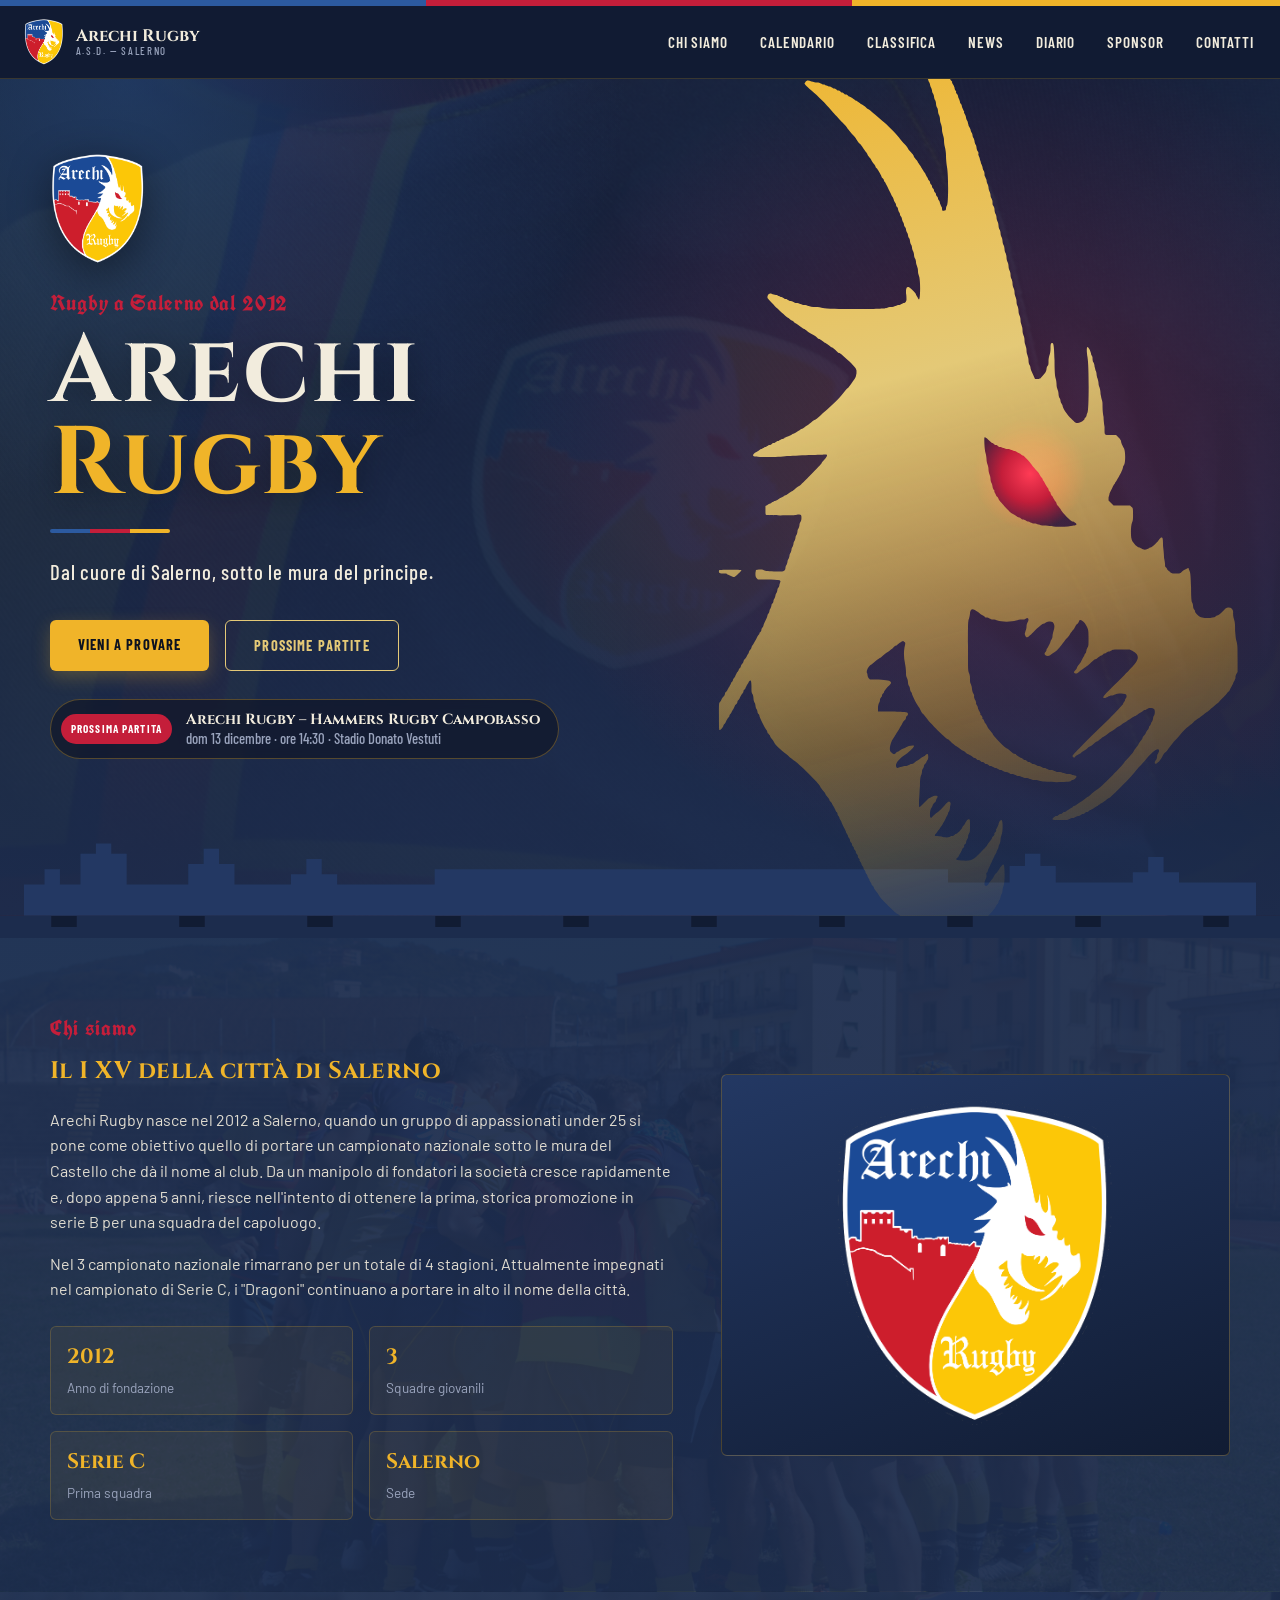
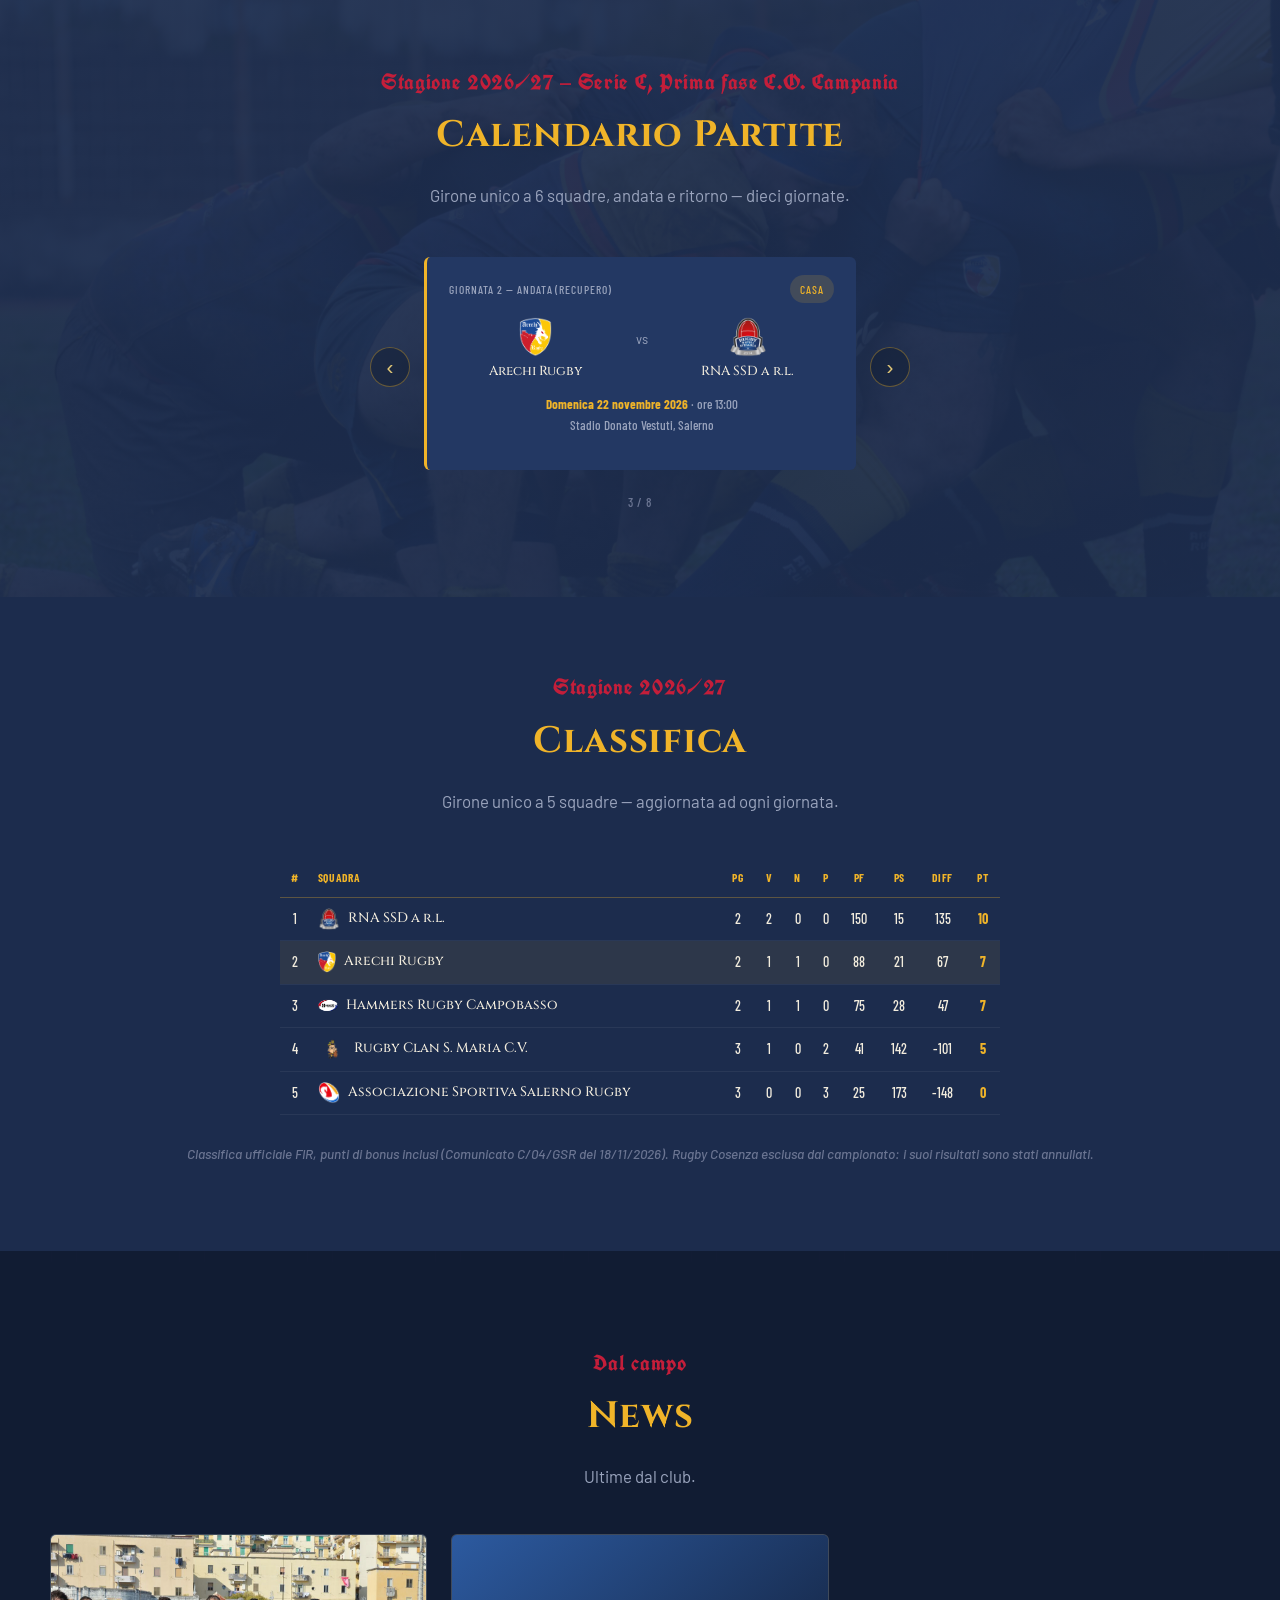
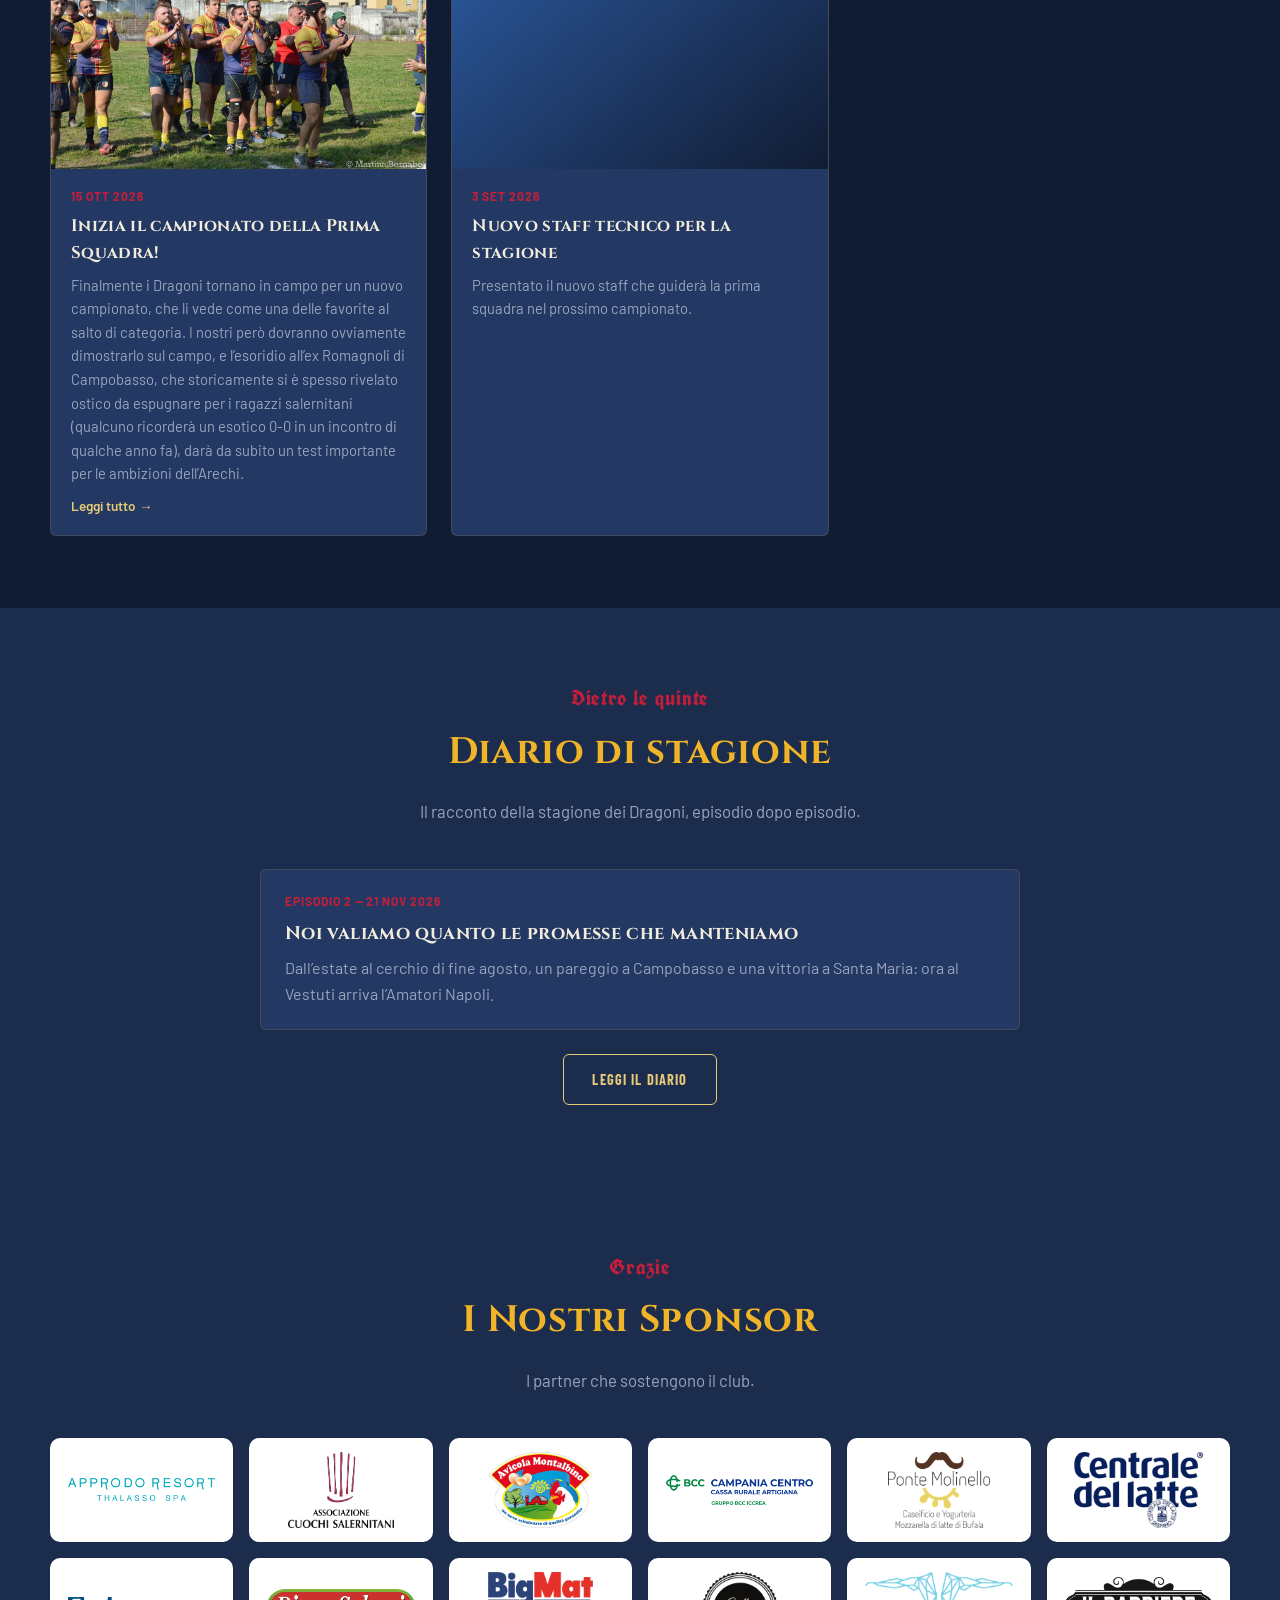
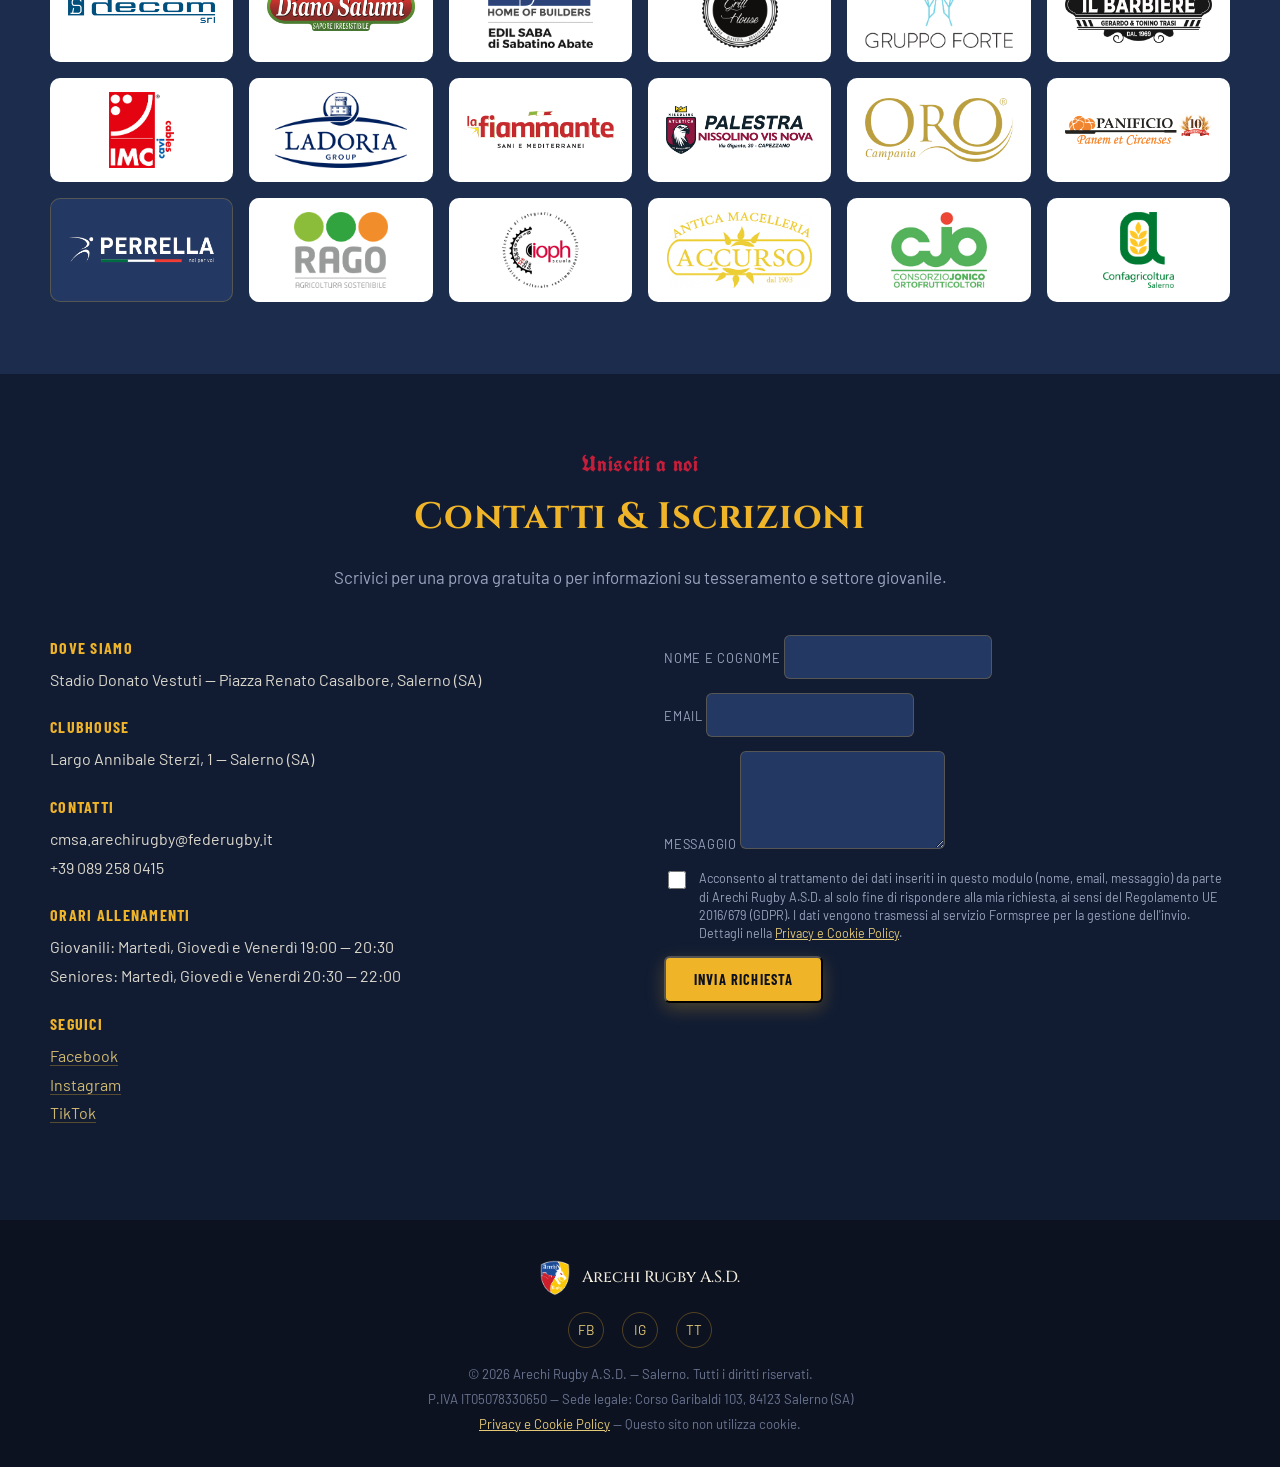
<file: index.html>
<!DOCTYPE html>
<html lang="it">
<head>
<meta charset="UTF-8">
<meta name="viewport" content="width=device-width, initial-scale=1.0">
<title>Arechi Rugby — Rugby Salerno | A.S.D. dal 2012, Stadio Donato Vestuti</title>
<meta name="description" content="Arechi Rugby: squadra di rugby a Salerno, Serie C. Partite casalinghe allo Stadio Donato Vestuti. Storia, squadra, calendario e tesseramenti per il settore giovanile e seniores.">
<meta name="robots" content="index, follow">
<meta name="keywords" content="rugby Salerno, Salerno rugby, Arechi Rugby, Stadio Vestuti, Stadio Donato Vestuti, rugby Campania, A.S.D. rugby Salerno">
<link rel="canonical" href="https://arechirugby.it/">
<link rel="icon" type="image/png" href="arechi-logo.png">
<link rel="apple-touch-icon" href="arechi-logo.png">

<!-- Open Graph -->
<meta property="og:type" content="website">
<meta property="og:site_name" content="Arechi Rugby">
<meta property="og:locale" content="it_IT">
<meta property="og:url" content="https://arechirugby.it/">
<meta property="og:title" content="Arechi Rugby — Rugby Salerno | A.S.D. dal 2012">
<meta property="og:description" content="Squadra di rugby a Salerno, Serie C. Partite casalinghe allo Stadio Donato Vestuti. Storia, squadra, calendario e tesseramenti.">
<meta property="og:image" content="https://arechirugby.it/arechi-logo.png">

<!-- Twitter Card -->
<meta name="twitter:card" content="summary">
<meta name="twitter:title" content="Arechi Rugby — Rugby Salerno">
<meta name="twitter:description" content="Squadra di rugby a Salerno, Serie C. Partite casalinghe allo Stadio Donato Vestuti.">
<meta name="twitter:image" content="https://arechirugby.it/arechi-logo.png">

<link href="fonts.css" rel="stylesheet">

<script type="application/ld+json">
{
  "@context": "https://schema.org",
  "@type": "SportsTeam",
  "name": "Arechi Rugby",
  "alternateName": "A.S.D. Arechi Rugby",
  "sport": "Rugby",
  "url": "https://arechirugby.it/",
  "logo": "https://arechirugby.it/arechi-logo.png",
  "foundingDate": "2012",
  "email": "cmsa.arechirugby@federugby.it",
  "telephone": "+39-089-258-0415",
  "address": {
    "@type": "PostalAddress",
    "streetAddress": "Corso Garibaldi 103",
    "addressLocality": "Salerno",
    "postalCode": "84123",
    "addressRegion": "SA",
    "addressCountry": "IT"
  },
  "location": {
    "@type": "StadiumOrArena",
    "name": "Stadio Donato Vestuti",
    "address": {
      "@type": "PostalAddress",
      "streetAddress": "Piazza Renato Casalbore",
      "addressLocality": "Salerno",
      "addressRegion": "SA",
      "addressCountry": "IT"
    }
  },
  "sameAs": [
    "https://www.facebook.com/arechirugby/",
    "https://www.instagram.com/arechirugby/",
    "https://www.tiktok.com/@arechirugby"
  ]
}
</script>
<style>
  :root{
    --navy:#111c33;
    --navy-2:#1c2c4d;
    --navy-3:#233863;
    --blue-crest:#2c5aa0;
    --red-crest:#c41e3a;
    --red-deep:#8f1526;
    --gold:#f0b429;
    --gold-soft:#e4c977;
    --parchment:#f2ecdd;
    --ink:#0d1220;
    --stone:#9aa4bd;
    --stone-dark:#6b7592;
    --radius:6px;
    --maxw:1180px;
  }
  *{box-sizing:border-box;}
  html{scroll-behavior:smooth;}
  body{
    margin:0;
    background:var(--navy);
    color:var(--parchment);
    font-family:'Barlow',sans-serif;
    font-size:16px;
    line-height:1.6;
    -webkit-font-smoothing:antialiased;
  }
  h1,h2,h3{
    font-family:'Cinzel',serif;
    letter-spacing:.02em;
    margin:0 0 .4em 0;
    color:var(--gold);
  }
  a{color:inherit;}
  img{max-width:100%;display:block;}
  .wrap{max-width:var(--maxw);margin:0 auto;padding:0 24px;}
  .eyebrow{
    font-family:'UnifrakturCook',cursive;
    font-size:1.4rem;
    color:var(--red-crest);
    letter-spacing:.03em;
    display:inline-block;
    margin-bottom:.3em;
  }
  :focus-visible{outline:3px solid var(--gold);outline-offset:3px;}

  /* ---- tri-color shield bar ---- */
  .shieldbar{
    height:6px;
    width:100%;
    background:linear-gradient(90deg,
      var(--blue-crest) 0 33.3%,
      var(--red-crest) 33.3% 66.6%,
      var(--gold) 66.6% 100%);
  }

  /* ---- header ---- */
  header{
    position:sticky;top:0;z-index:50;
    background:rgba(17,28,51,.94);
    backdrop-filter:blur(6px);
    border-bottom:1px solid rgba(240,180,41,.18);
  }
  .navrow{
    display:flex;align-items:center;justify-content:space-between;
    padding:12px 24px;
  }
  .brand{display:flex;align-items:center;gap:12px;text-decoration:none;}
  .brand img{height:48px;width:auto;}
  .brand-text{font-family:'Cinzel',serif;font-weight:700;color:var(--parchment);font-size:1.05rem;line-height:1.1;}
  .brand-text small{display:block;font-family:'Barlow Condensed',sans-serif;font-weight:500;font-size:.68rem;letter-spacing:.15em;color:var(--stone);text-transform:uppercase;}
  nav ul{list-style:none;display:flex;gap:28px;margin:0;padding:0;}
  nav a{
    text-decoration:none;color:var(--parchment);
    font-family:'Barlow Condensed',sans-serif;font-weight:600;
    font-size:.95rem;letter-spacing:.06em;text-transform:uppercase;
    padding:6px 2px;border-bottom:2px solid transparent;
    transition:border-color .2s, color .2s;
  }
  nav a:hover{border-color:var(--gold);color:var(--gold);}
  .menu-btn{display:none;background:none;border:1px solid var(--gold-soft);color:var(--gold-soft);padding:8px 10px;border-radius:var(--radius);cursor:pointer;}
  @media(max-width:860px){
    nav{position:fixed;top:76px;left:0;right:0;background:var(--navy-2);border-bottom:1px solid rgba(240,180,41,.2);
      max-height:0;overflow:hidden;transition:max-height .3s ease;}
    nav.open{max-height:400px;}
    nav ul{flex-direction:column;padding:16px 24px;gap:0;}
    nav ul li{border-bottom:1px solid rgba(255,255,255,.06);}
    nav a{display:block;padding:14px 4px;}
    .menu-btn{display:block;}
  }

  /* ---- hero ---- */
  .hero{
    position:relative;
    padding:72px 24px 0;
    min-height:min(calc(100svh - 76px),820px);
    display:flex;flex-direction:column;justify-content:flex-end;
    background:
      radial-gradient(ellipse 55% 70% at 78% 45%, rgba(196,30,58,.28), transparent 70%) center/auto no-repeat,
      radial-gradient(ellipse 60% 80% at 10% 0%, rgba(44,90,160,.42), transparent 65%) center/auto no-repeat,
      linear-gradient(180deg, rgba(17,28,51,.9) 0%, rgba(28,44,77,.97) 100%) center/auto no-repeat,
      url("Foto/Sfondo principale.jpg") center 30%/cover no-repeat;
    overflow:hidden;
  }
  .hero-inner{
    width:100%;min-width:0;max-width:var(--maxw);margin:0 auto;padding:0 0 64px;position:relative;z-index:2;
  }
  .hero-text{max-width:600px;}
  .hero img.crest{width:96px;margin:0 0 18px;filter:drop-shadow(0 10px 22px rgba(0,0,0,.45));}
  .hero h1{
    font-size:clamp(3rem,9vw,6rem);line-height:.95;margin-bottom:.2em;color:var(--parchment);
    text-shadow:0 6px 30px rgba(0,0,0,.35);
  }
  .hero h1 span{display:block;color:var(--gold);}
  .hero-rule{
    width:120px;height:4px;margin:6px 0 22px;border-radius:2px;
    background:linear-gradient(90deg,var(--blue-crest) 0 33.3%,var(--red-crest) 33.3% 66.6%,var(--gold) 66.6% 100%);
  }
  .hero p.tagline{
    font-family:'Barlow Condensed',sans-serif;font-weight:500;
    font-size:1.3rem;letter-spacing:.04em;color:var(--parchment);opacity:.85;
    max-width:520px;margin:0 0 32px;
  }
  .cta-row{display:flex;gap:16px;flex-wrap:wrap;margin-bottom:28px;}
  .next-match{
    display:inline-flex;align-items:center;gap:14px;text-decoration:none;max-width:100%;text-align:left;
    padding:10px 18px 10px 10px;border-radius:999px;
    background:rgba(13,18,32,.55);border:1px solid rgba(240,180,41,.3);
    backdrop-filter:blur(4px);transition:border-color .2s;
  }
  .next-match:hover{border-color:var(--gold);}
  .next-match[hidden]{display:none;}
  .next-match-label{
    font-family:'Barlow Condensed',sans-serif;font-weight:700;font-size:.7rem;letter-spacing:.1em;text-transform:uppercase;
    background:var(--red-crest);color:#fff;padding:6px 10px;border-radius:999px;white-space:nowrap;
  }
  .next-match-text{font-family:'Barlow Condensed',sans-serif;font-size:.92rem;line-height:1.3;color:var(--stone);}
  .next-match-text strong{display:block;font-family:'Cinzel',serif;font-size:.92rem;color:var(--parchment);}
  /* on mobile the names wrap, so the chip shows just the two crests (details are in the Calendario below) */
  .next-match-logos{display:none;align-items:center;gap:10px;font-family:'Barlow Condensed',sans-serif;font-size:.8rem;color:var(--stone);}
  .next-match-logos img{height:30px;width:auto;}
  @media(max-width:900px){
    .next-match{padding-right:16px;}
    .next-match-logos{display:inline-flex;}
    .next-match-text{display:none;}
  }

  /* the dragon from the crest, traced to dragone.svg and used as a mask so it can take any fill */
  .hero-dragon{
    position:absolute;z-index:1;right:max(2vw, calc(50% - 600px));bottom:-2%;
    height:108%;aspect-ratio:1044/1808;pointer-events:none;
    transform:translate3d(0,var(--py,0px),0);will-change:transform;
  }
  .hero-dragon-in{position:absolute;inset:0;animation:dragonIn 1.4s cubic-bezier(.2,.7,.2,1) both .15s;}
  .dragon-art{
    position:absolute;inset:0;
    background:linear-gradient(165deg,var(--gold) 0%,var(--gold-soft) 38%,rgba(240,180,41,.35) 72%,rgba(240,180,41,0) 96%);
    -webkit-mask:url("dragone.svg") center/contain no-repeat;
            mask:url("dragone.svg") center/contain no-repeat;
    filter:drop-shadow(0 0 40px rgba(240,180,41,.15));
  }
  /* sits behind the mask and shows through the eye hole, like the red eye on the crest */
  .dragon-eye{
    position:absolute;left:59.8%;top:49.2%;width:22%;aspect-ratio:1;transform:translate(-50%,-50%);
    border-radius:50%;
    background:radial-gradient(circle,#ff3b55 0%,var(--red-crest) 35%,rgba(196,30,58,0) 70%);
    animation:eyeGlow 3.6s ease-in-out infinite 1.6s;
  }
  .hero-text > *{animation:heroUp .9s cubic-bezier(.2,.7,.2,1) both;}
  .hero-text > :nth-child(2){animation-delay:.08s;}
  .hero-text > :nth-child(3){animation-delay:.16s;}
  .hero-text > :nth-child(4){animation-delay:.24s;}
  .hero-text > :nth-child(5){animation-delay:.32s;}
  .hero-text > :nth-child(6){animation-delay:.4s;}
  .hero-text > :nth-child(7){animation-delay:.48s;}
  @keyframes heroUp{from{opacity:0;transform:translateY(22px);}to{opacity:1;transform:none;}}
  @keyframes dragonIn{from{opacity:0;transform:translateX(60px) scale(.96);}to{opacity:1;transform:none;}}
  @keyframes eyeGlow{0%,100%{opacity:.75;}50%{opacity:1;}}

  @media(max-width:900px){
    .hero{text-align:center;padding-top:40px;}
    .hero-text{margin:0 auto;}
    /* on small screens the dragon replaces the crest above the title (the crest is already in the header),
       instead of sitting behind the text */
    .hero img.crest{display:none;}
    .hero-rule{margin-left:auto;margin-right:auto;}
    .hero p.tagline{margin-left:auto;margin-right:auto;}
    .cta-row{justify-content:center;}
    .hero-dragon{position:relative;right:auto;bottom:auto;height:min(30vh,220px);margin:0 auto 14px;transform:none;}
  }

  /* scroll reveal — classes added by the script, so without JS everything stays visible */
  .reveal{opacity:0;transform:translateY(26px);transition:opacity .8s ease,transform .8s cubic-bezier(.2,.7,.2,1);transition-delay:var(--rd,0s);}
  .reveal.in{opacity:1;transform:none;}
  .btn{
    display:inline-block;padding:13px 28px;border-radius:var(--radius);
    font-family:'Barlow Condensed',sans-serif;font-weight:700;text-transform:uppercase;
    letter-spacing:.08em;font-size:.9rem;text-decoration:none;
    transition:transform .15s ease, box-shadow .15s ease;
  }
  .btn:hover{transform:translateY(-2px);}
  .btn-primary{background:var(--gold);color:var(--ink);box-shadow:0 6px 18px rgba(240,180,41,.25);}
  .btn-ghost{border:1.5px solid var(--gold-soft);color:var(--gold-soft);}

  /* castle skyline silhouette at base of hero */
  .skyline{
    display:block;width:100%;height:auto;color:var(--navy-3);
  }

  /* battlement divider */
  .battlement{display:block;width:100%;height:22px;}

  /* ---- sections ---- */
  section{padding:72px 24px;}
  .section-head{max-width:640px;margin:0 auto 44px;text-align:center;}
  .section-head h2{font-size:clamp(1.7rem,4vw,2.3rem);}
  .section-head p{color:var(--stone);font-size:1.05rem;}

  .bg-navy2{background:var(--navy-2);}
  .bg-navy{background:var(--navy);}
  #chisiamo{
    background:
      linear-gradient(180deg, rgba(28,44,77,.94), rgba(28,44,77,.94)) center/auto no-repeat,
      url("Foto/DSC_0277.jpg") center 35%/cover no-repeat;
  }
  #calendario{
    background:
      linear-gradient(180deg, rgba(28,44,77,.94), rgba(28,44,77,.94)) center/auto no-repeat,
      url("Foto/DSC_0271.jpg") center 30%/cover no-repeat;
  }

  /* chi siamo */
  .chisiamo-grid{
    display:grid;grid-template-columns:1.1fr .9fr;gap:48px;align-items:center;
    max-width:var(--maxw);margin:0 auto;
  }
  .chisiamo-grid p{color:var(--parchment);opacity:.92;}
  .fact-list{list-style:none;margin:24px 0 0;padding:0;display:grid;grid-template-columns:1fr 1fr;gap:16px;}
  .fact-list li{
    background:rgba(240,180,41,.06);border:1px solid rgba(240,180,41,.2);
    border-radius:var(--radius);padding:14px 16px;
  }
  .fact-list strong{display:block;font-family:'Cinzel',serif;color:var(--gold);font-size:1.3rem;}
  .fact-list span{font-size:.85rem;color:var(--stone);}
  .castle-art{
    border-radius:var(--radius);overflow:hidden;border:1px solid rgba(240,180,41,.25);
    background:linear-gradient(160deg, var(--navy-3), var(--navy));
    aspect-ratio:4/3;display:flex;align-items:center;justify-content:center;
  }
  @media(max-width:860px){.chisiamo-grid{grid-template-columns:1fr;} .fact-list{grid-template-columns:1fr 1fr;}}

  /* squadra */
  .roster-tabs{display:flex;gap:10px;justify-content:center;margin-bottom:36px;flex-wrap:wrap;}
  .roster-tab{
    font-family:'Barlow Condensed',sans-serif;font-weight:600;letter-spacing:.06em;text-transform:uppercase;
    font-size:.85rem;padding:9px 18px;border-radius:999px;border:1px solid rgba(240,180,41,.3);
    background:transparent;color:var(--stone);cursor:pointer;
  }
  .roster-tab.active{background:var(--gold);color:var(--ink);border-color:var(--gold);}
  .roster-grid{display:grid;grid-template-columns:repeat(auto-fill,minmax(200px,1fr));gap:20px;max-width:var(--maxw);margin:0 auto;}
  /* --line colours the card by unit: avanti red, mediani gold, trequarti blue */
  .player-card{
    --line:var(--gold);
    position:relative;overflow:hidden;border-radius:10px;
    background:var(--navy-3);border:1px solid rgba(240,180,41,.16);
    box-shadow:0 10px 26px rgba(0,0,0,.25);
    transition:transform .25s ease,border-color .25s ease,box-shadow .25s ease;
    animation:cardIn .5s cubic-bezier(.2,.7,.2,1) both;animation-delay:calc(var(--i,0) * 60ms);
  }
  .player-card.avanti{--line:var(--red-crest);}
  .player-card.trequarti{--line:var(--blue-crest);}
  .player-card:hover{transform:translateY(-6px);border-color:rgba(240,180,41,.5);box-shadow:0 18px 36px rgba(0,0,0,.35);}
  .player-photo{
    position:relative;aspect-ratio:4/5;overflow:hidden;
    background:
      radial-gradient(ellipse at 70% 30%, color-mix(in srgb,var(--line) 35%,transparent), transparent 65%),
      linear-gradient(170deg,var(--navy-2),var(--ink));
  }
  .player-photo::before{
    content:"";position:absolute;right:-18%;bottom:-6%;height:92%;aspect-ratio:1044/1808;
    background:var(--gold);opacity:.08;
    -webkit-mask:url("dragone.svg") center/contain no-repeat;
            mask:url("dragone.svg") center/contain no-repeat;
    transition:opacity .3s ease,transform .4s ease;
  }
  .player-card:hover .player-photo::before{opacity:.16;transform:translateX(-6%);}
  .player-photo img{position:relative;width:100%;height:100%;object-fit:cover;object-position:50% 20%;}
  .player-initials{
    position:absolute;inset:0;display:flex;align-items:center;justify-content:center;
    font-family:'Cinzel',serif;font-size:3rem;color:rgba(242,236,221,.18);letter-spacing:.05em;
  }
  .player-num{
    position:absolute;left:14px;top:6px;
    font-family:'Cinzel',serif;font-weight:700;font-size:3.6rem;line-height:1;
    color:transparent;-webkit-text-stroke:1.5px var(--gold);
    text-shadow:0 4px 18px rgba(0,0,0,.4);transition:color .25s ease;
  }
  .player-card:hover .player-num{color:var(--gold);}
  .player-info{position:relative;padding:14px 16px 16px;border-top:3px solid var(--line);}
  .player-role{
    font-family:'Barlow Condensed',sans-serif;font-weight:600;font-size:.75rem;
    text-transform:uppercase;letter-spacing:.1em;color:var(--stone);
  }
  .player-name{font-family:'Barlow',sans-serif;font-weight:400;font-size:1.05rem;line-height:1.2;margin:.25em 0 0;color:var(--parchment);}
  .player-name strong{display:block;font-family:'Cinzel',serif;font-weight:700;font-size:1.2rem;color:var(--parchment);}
  .roster-empty{grid-column:1/-1;text-align:center;color:var(--stone);font-style:italic;}
  @keyframes cardIn{from{opacity:0;transform:translateY(16px);}to{opacity:1;transform:none;}}
  .placeholder-note{
    text-align:center;color:var(--stone-dark);font-size:.85rem;margin-top:28px;font-style:italic;
  }

  /* calendario — swipeable carousel */
  .fixtures-wrap{display:flex;align-items:center;gap:12px;max-width:540px;margin:0 auto;}
  .fx-nav{
    flex:0 0 auto;width:40px;height:40px;border-radius:50%;
    border:1px solid rgba(240,180,41,.35);background:rgba(17,28,51,.5);
    color:var(--gold-soft);font-size:1.3rem;line-height:1;cursor:pointer;
    display:flex;align-items:center;justify-content:center;
    transition:background .15s ease,border-color .15s ease;
  }
  .fx-nav:hover{background:rgba(240,180,41,.16);border-color:var(--gold);}
  .fx-nav:disabled{opacity:.3;cursor:default;}
  @media(max-width:640px){.fx-nav{display:none;}}

  .fixtures{
    position:relative;flex:1;min-width:0;display:flex;overflow-x:auto;scroll-snap-type:x mandatory;
    gap:16px;scroll-behavior:smooth;-webkit-overflow-scrolling:touch;
    padding:4px 2px 12px;scrollbar-width:thin;scrollbar-color:var(--gold-soft) transparent;
  }
  .fixtures::-webkit-scrollbar{height:6px;}
  .fixtures::-webkit-scrollbar-thumb{background:rgba(240,180,41,.3);border-radius:3px;}

  .fixture{
    flex:0 0 100%;scroll-snap-align:center;
    background:var(--navy-3);border-left:3px solid var(--gold);border-radius:var(--radius);
    padding:18px 22px;
  }
  .fixture.away{border-left-color:var(--blue-crest);}
  .fixture-top{display:flex;justify-content:space-between;align-items:center;gap:10px;margin-bottom:14px;}
  .fixture-round{font-family:'Barlow Condensed',sans-serif;font-size:.72rem;text-transform:uppercase;letter-spacing:.08em;color:var(--stone);}
  .fixture-teams{display:flex;align-items:flex-start;justify-content:center;gap:14px;text-align:center;margin-bottom:14px;}
  .fixture-teams .team{display:flex;flex-direction:column;align-items:center;gap:6px;flex:1;min-width:0;}
  .fixture-teams .team img{height:40px;width:auto;}
  .fixture-teams .team span{font-family:'Cinzel',serif;font-size:.82rem;line-height:1.25;}
  .fixture-teams .vs{color:var(--stone);font-family:'Barlow',sans-serif;font-size:.8rem;flex:0 0 auto;margin-top:12px;}
  .fixture-teams .fixture-score{color:var(--gold);font-family:'Cinzel',serif;font-weight:700;font-size:1.05rem;flex:0 0 auto;margin-top:8px;white-space:nowrap;}
  .fixture-meta{text-align:center;color:var(--stone);font-family:'Barlow Condensed',sans-serif;font-size:.82rem;}
  .fixture-meta strong{color:var(--gold);font-weight:700;}
  .tag{
    font-family:'Barlow Condensed',sans-serif;font-size:.72rem;text-transform:uppercase;letter-spacing:.08em;
    padding:5px 10px;border-radius:999px;white-space:nowrap;
  }
  .tag.casa{background:rgba(240,180,41,.15);color:var(--gold);}
  .tag.trasferta{background:rgba(44,90,160,.25);color:#8fb3e8;}
  .fixtures-counter{text-align:center;color:var(--stone-dark);font-size:.8rem;margin-top:10px;font-family:'Barlow Condensed',sans-serif;letter-spacing:.04em;}

  /* classifica */
  .standings-wrap{max-width:720px;margin:0 auto;overflow-x:auto;}
  .standings{width:100%;border-collapse:collapse;font-family:'Barlow Condensed',sans-serif;font-size:.88rem;min-width:560px;}
  .standings th,.standings td{padding:10px 8px;text-align:center;white-space:nowrap;}
  .standings thead th{color:var(--gold);text-transform:uppercase;letter-spacing:.06em;font-size:.72rem;border-bottom:1px solid rgba(240,180,41,.3);}
  .standings th.standings-team-h{text-align:left;}
  .standings td.standings-team{text-align:left;display:flex;align-items:center;gap:8px;font-family:'Cinzel',serif;font-size:.85rem;white-space:normal;}
  .standings td.standings-team img{height:22px;width:auto;flex:0 0 auto;}
  .standings tbody tr{border-bottom:1px solid rgba(255,255,255,.06);}
  .standings tbody tr.standings-arechi{background:rgba(240,180,41,.08);}
  .standings td.standings-pt{color:var(--gold);font-weight:700;}

  /* news */
  .news-grid{display:grid;grid-template-columns:repeat(3,1fr);gap:24px;max-width:var(--maxw);margin:0 auto;}
  .news-card{background:var(--navy-3);border-radius:var(--radius);overflow:hidden;border:1px solid rgba(240,180,41,.14);}
  .news-thumb{aspect-ratio:16/10;background:linear-gradient(140deg,var(--blue-crest),var(--navy));}
  .news-body{padding:18px 20px;}
  .news-date{font-size:.75rem;letter-spacing:.08em;text-transform:uppercase;color:var(--red-crest);font-weight:700;}
  .news-body h3{font-family:'Cinzel',serif;font-size:1.05rem;margin:.4em 0;color:var(--parchment);}
  .news-body p{color:var(--stone);font-size:.92rem;margin:0;}
  /* bottom-anchored crop keeps photographer credits (usually bottom corner) visible */
  .news-thumb img{display:block;width:100%;height:100%;object-fit:cover;object-position:50% 100%;}
  .news-more summary{cursor:pointer;color:var(--gold-soft);font-size:.85rem;font-weight:600;margin-top:.7em;list-style:none;}
  .news-more summary::-webkit-details-marker{display:none;}
  .news-more summary::after{content:' →';}
  .news-more[open] summary{display:none;}
  .news-more p{margin-top:.7em;}
  @media(max-width:860px){.news-grid{grid-template-columns:1fr;}}

  /* diario */
  .diario-teaser{max-width:760px;margin:0 auto;text-align:center;}
  .diario-card{background:var(--navy-3);border-radius:var(--radius);border:1px solid rgba(240,180,41,.14);padding:22px 24px;margin-bottom:24px;text-align:left;}
  .diario-card h3{font-family:'Cinzel',serif;font-size:1.15rem;margin:.4em 0;color:var(--parchment);}
  .diario-card p{color:var(--stone);margin:0;}
  a.diario-card{display:block;color:inherit;text-decoration:none;transition:border-color .2s;}
  a.diario-card:hover{border-color:rgba(240,180,41,.45);}
  .diario-card.has-thumb{display:grid;grid-template-columns:110px 1fr;gap:20px;align-items:center;}
  .diario-card.has-thumb img{width:100%;height:auto;border-radius:6px;display:block;}
  @media (max-width:480px){.diario-card.has-thumb{grid-template-columns:80px 1fr;gap:14px;}}

  /* sponsor */
  .sponsor-strip{
    display:grid;grid-template-columns:repeat(auto-fill,minmax(180px,1fr));gap:16px;
    max-width:var(--maxw);margin:0 auto;
  }
  .sponsor-slot{
    display:flex;align-items:center;justify-content:center;
    background:#fff;border-radius:10px;height:104px;padding:14px 18px;
  }
  /* for logos that only exist in a white version */
  .sponsor-slot.dark{background:var(--navy-3);border:1px solid rgba(240,180,41,.25);}
  .sponsor-slot img{
    max-height:100%;max-width:100%;width:auto;height:auto;object-fit:contain;
  }
  @media(max-width:520px){
    .sponsor-strip{grid-template-columns:repeat(2,1fr);gap:12px;}
    .sponsor-slot{height:88px;padding:12px 14px;}
  }

  /* contatti */
  .contact-grid{display:grid;grid-template-columns:1fr 1fr;gap:48px;max-width:var(--maxw);margin:0 auto;}
  .info-block{margin-bottom:22px;}
  .info-block h3{font-size:1rem;color:var(--gold);font-family:'Barlow Condensed',sans-serif;text-transform:uppercase;letter-spacing:.08em;}
  .info-block p{margin:.2em 0;color:var(--parchment);opacity:.9;}
  .info-block a{color:var(--gold-soft);text-decoration:none;border-bottom:1px solid rgba(240,180,41,.35);}
  .info-block a:hover{color:var(--gold);border-color:var(--gold);}
  form{display:flex;flex-direction:column;gap:14px;}
  form input, form textarea{
    background:var(--navy-3);border:1px solid rgba(240,180,41,.25);border-radius:var(--radius);
    padding:12px 14px;color:var(--parchment);font-family:'Barlow',sans-serif;font-size:.95rem;
  }
  form input:focus, form textarea:focus{border-color:var(--gold);outline:none;}
  form label{font-size:.8rem;text-transform:uppercase;letter-spacing:.06em;color:var(--stone);margin-bottom:-6px;}
  .consent-row{display:flex;align-items:flex-start;gap:10px;}
  .consent-row input{width:18px;height:18px;min-width:18px;margin-top:2px;accent-color:var(--gold);}
  .consent-row label{font-size:.78rem;text-transform:none;letter-spacing:normal;color:var(--stone);line-height:1.45;margin-bottom:0;}
  .consent-row label a,footer p a{color:var(--gold-soft);}
  form button{align-self:flex-start;}
  @media(max-width:860px){.contact-grid{grid-template-columns:1fr;}}

  footer{background:var(--ink);padding:40px 24px 28px;text-align:center;color:var(--stone-dark);}
  .footer-brand{display:flex;align-items:center;justify-content:center;gap:12px;margin-bottom:14px;}
  .footer-brand img{height:36px;}
  .footer-brand span{font-family:'Cinzel',serif;color:var(--parchment);}
  .social-row{display:flex;justify-content:center;gap:18px;margin:16px 0;}
  .social-row a{
    width:36px;height:36px;border:1px solid rgba(240,180,41,.3);border-radius:50%;
    display:flex;align-items:center;justify-content:center;text-decoration:none;color:var(--gold-soft);
    font-size:.85rem;
  }
  footer p{font-size:.82rem;margin:.3em 0;}

  @media (prefers-reduced-motion: reduce){
    html{scroll-behavior:auto;}
    .btn:hover{transform:none;}
    .hero-text > *,.hero-dragon-in,.dragon-eye,.player-card{animation:none;}
    .player-card:hover{transform:none;}
  }
</style>
</head>
<body>

<header>
  <div class="shieldbar"></div>
  <div class="navrow">
    <a href="#top" class="brand">
      <img src="arechi-logo.png" alt="Stemma Arechi Rugby">
      <span class="brand-text">Arechi Rugby<small>A.S.D. — Salerno</small></span>
    </a>
    <button class="menu-btn" id="menuBtn" aria-label="Apri menu" aria-expanded="false">☰ Menu</button>
    <nav id="mainNav">
      <ul>
        <li><a href="#chisiamo">Chi Siamo</a></li>
        <!-- <li><a href="#squadra">Squadra</a></li> temporarily hidden, see commented section below -->
        <li><a href="#calendario">Calendario</a></li>
        <li><a href="#classifica">Classifica</a></li>
        <li><a href="#news">News</a></li>
        <li><a href="#diario">Diario</a></li>
        <li><a href="#sponsor">Sponsor</a></li>
        <li><a href="#contatti">Contatti</a></li>
      </ul>
    </nav>
  </div>
</header>

<div id="top"></div>

<section class="hero">
  <div class="hero-dragon" id="heroDragon" aria-hidden="true">
    <div class="hero-dragon-in">
      <div class="dragon-eye"></div>
      <div class="dragon-art"></div>
    </div>
  </div>
  <div class="hero-inner">
    <div class="hero-text">
      <img src="arechi-logo.png" alt="Stemma Arechi Rugby" class="crest">
      <span class="eyebrow">Rugby a Salerno dal 2012</span>
      <h1>Arechi <span>Rugby</span></h1>
      <div class="hero-rule"></div>
      <p class="tagline">Dal cuore di Salerno, sotto le mura del principe.</p>
      <div class="cta-row">
        <a href="#contatti" class="btn btn-primary">Vieni a provare</a>
        <a href="#calendario" class="btn btn-ghost">Prossime partite</a>
      </div>
      <a class="next-match" id="heroNext" href="#calendario" hidden></a>
    </div>
  </div>
  <svg class="skyline" viewBox="0 0 1200 90" preserveAspectRatio="none" xmlns="http://www.w3.org/2000/svg">
    <path fill="currentColor" d="M0,90 L0,60 L20,60 L20,45 L35,45 L35,60 L55,60 L55,30 L70,30 L70,20 L85,20 L85,30 L100,30 L100,60
      L160,60 L160,40 L175,40 L175,25 L190,25 L190,40 L205,40 L205,60 L260,60 L260,50 L275,50 L275,35 L290,35 L290,50
      L305,50 L305,60 L400,60 L400,45 L900,45 L900,58 L960,58 L960,42 L975,42 L975,30 L990,30 L990,42 L1005,42 L1005,58
      L1080,58 L1080,48 L1095,48 L1095,33 L1110,33 L1110,48 L1125,48 L1125,58 L1200,58 L1200,90 Z"/>
  </svg>
</section>

<svg class="battlement" viewBox="0 0 400 20" preserveAspectRatio="none" xmlns="http://www.w3.org/2000/svg">
  <defs>
    <pattern id="merlonGold" width="40" height="20" patternUnits="userSpaceOnUse">
      <rect x="0" y="10" width="40" height="10" style="fill:var(--navy-2)"/>
      <rect x="0" y="0" width="16" height="10" style="fill:var(--navy-2)"/>
      <rect x="24" y="0" width="16" height="10" style="fill:var(--navy-2)"/>
    </pattern>
  </defs>
  <rect width="400" height="20" fill="url(#merlonGold)"/>
</svg>

<section class="bg-navy2" id="chisiamo">
  <div class="chisiamo-grid">
    <div>
      <span class="eyebrow">Chi siamo</span>
      <h2>Il I XV della città di Salerno</h2>
      <p>Arechi Rugby nasce nel 2012 a Salerno, quando un gruppo di appassionati under 25 si pone come obiettivo quello di portare un campionato nazionale sotto le mura del Castello che dà il nome al club. Da un manipolo di fondatori la società cresce rapidamente e, dopo appena 5 anni, riesce nell'intento di ottenere la prima, storica promozione in serie B per una squadra del capoluogo.</p>
      <p>Nel 3 campionato nazionale rimarrano per un totale di 4 stagioni. Attualmente impegnati nel campionato di Serie C, i "Dragoni" continuano a portare in alto il nome della città.</p>
      <ul class="fact-list">
        <li><strong>2012</strong><span>Anno di fondazione</span></li>
        <li><strong>3</strong><span>Squadre giovanili</span></li>
        <li><strong>Serie C</strong><span>Prima squadra</span></li>
        <li><strong>Salerno</strong><span>Sede</span></li>
      </ul>
    </div>
    <div class="castle-art">
      <img src="arechi-logo.png" alt="Stemma Arechi Rugby" style="width:55%;">
    </div>
  </div>
</section>

<!-- Squadra section temporarily hidden until real roster data is ready. Nav link commented out above.
<svg class="battlement" viewBox="0 0 400 20" preserveAspectRatio="none" xmlns="http://www.w3.org/2000/svg">
  <defs>
    <pattern id="merlonNavy" width="40" height="20" patternUnits="userSpaceOnUse">
      <rect x="0" y="10" width="40" height="10" style="fill:var(--navy)"/>
      <rect x="0" y="0" width="16" height="10" style="fill:var(--navy)"/>
      <rect x="24" y="0" width="16" height="10" style="fill:var(--navy)"/>
    </pattern>
  </defs>
  <rect width="400" height="20" fill="url(#merlonNavy)"/>
</svg>

<section class="bg-navy" id="squadra">
  <div class="section-head">
    <span class="eyebrow">La rosa</span>
    <h2>La Squadra</h2>
    <p>I Dragoni che difendono i colori giallo-blu.</p>
  </div>
  <div class="roster-tabs" id="rosterTabs">
    <button class="roster-tab active" data-group="prima" aria-pressed="true">Prima Squadra</button>
    <button class="roster-tab" data-group="u18" aria-pressed="false">Under 18</button>
    <button class="roster-tab" data-group="staff" aria-pressed="false">Staff Tecnico</button>
  </div>
  <div class="roster-grid" id="rosterGrid"></div>
</section>

<svg class="battlement" viewBox="0 0 400 20" preserveAspectRatio="none" xmlns="http://www.w3.org/2000/svg">
  <defs>
    <pattern id="merlonNavy2" width="40" height="20" patternUnits="userSpaceOnUse">
      <rect x="0" y="10" width="40" height="10" style="fill:var(--navy-2)"/>
      <rect x="0" y="0" width="16" height="10" style="fill:var(--navy-2)"/>
      <rect x="24" y="0" width="16" height="10" style="fill:var(--navy-2)"/>
    </pattern>
  </defs>
  <rect width="400" height="20" fill="url(#merlonNavy2)"/>
</svg>
-->


<section class="bg-navy2" id="calendario">
  <div class="section-head">
    <span class="eyebrow">Stagione 2026/27 — Serie C, Prima fase C.O. Campania</span>
    <h2>Calendario Partite</h2>
    <p>Girone unico a 6 squadre, andata e ritorno — dieci giornate.</p>
  </div>
  <div class="fixtures-wrap">
    <button class="fx-nav fx-prev" id="fxPrev" aria-label="Partita precedente">‹</button>
    <div class="fixtures" id="fixturesTrack" role="region" aria-roledescription="carousel" aria-label="Calendario partite" tabindex="0">
    </div>
    <button class="fx-nav fx-next" id="fxNext" aria-label="Partita successiva">›</button>
  </div>
  <p class="fixtures-counter" id="fxCounter">1 / 10</p>
</section>

<section class="bg-navy2" id="classifica">
  <div class="section-head">
    <span class="eyebrow">Stagione 2026/27</span>
    <h2>Classifica</h2>
    <p>Girone unico a 5 squadre — aggiornata ad ogni giornata.</p>
  </div>
  <div class="standings-wrap">
    <table class="standings">
      <thead>
        <tr>
          <th class="standings-pos">#</th>
          <th class="standings-team-h">Squadra</th>
          <th>PG</th><th>V</th><th>N</th><th>P</th>
          <th>PF</th><th>PS</th><th>Diff</th><th>Pt</th>
        </tr>
      </thead>
      <tbody id="standingsBody"></tbody>
    </table>
  </div>
  <p class="placeholder-note">Classifica ufficiale FIR, punti di bonus inclusi (Comunicato C/04/GSR del 18/11/2026). Rugby Cosenza esclusa dal campionato: i suoi risultati sono stati annullati.</p>
</section>

<svg class="battlement" viewBox="0 0 400 20" preserveAspectRatio="none" xmlns="http://www.w3.org/2000/svg">
  <defs>
    <pattern id="merlonNavy3" width="40" height="20" patternUnits="userSpaceOnUse">
      <rect x="0" y="10" width="40" height="10" style="fill:var(--navy)"/>
      <rect x="0" y="0" width="16" height="10" style="fill:var(--navy)"/>
      <rect x="24" y="0" width="16" height="10" style="fill:var(--navy)"/>
    </pattern>
  </defs>
  <rect width="400" height="20" fill="url(#merlonNavy3)"/>
</svg>

<section class="bg-navy" id="news">
  <div class="section-head">
    <span class="eyebrow">Dal campo</span>
    <h2>News</h2>
    <p>Ultime dal club.</p>
  </div>
  <div class="news-grid">
    <!-- NEWS:START — newest first; cards are added here from Drive News/Da pubblicare -->
    <div class="news-card">
      <div class="news-thumb"><img src="Foto/news/2026-10-15-inizia-il-campionato.jpg" alt="I giocatori della Prima Squadra dell'Arechi Rugby applaudono a fine partita" loading="lazy"></div>
      <div class="news-body">
        <div class="news-date">15 Ott 2026</div>
        <h3>Inizia il campionato della Prima Squadra!</h3>
        <p>Finalmente i Dragoni tornano in campo per un nuovo campionato, che li vede come una delle favorite al salto di categoria. I nostri però dovranno ovviamente dimostrarlo sul campo, e l’esoridio all’ex Romagnoli di Campobasso, che storicamente si è spesso rivelato ostico da espugnare per i ragazzi salernitani (qualcuno ricorderà un esotico 0-0 in un incontro di qualche anno fa), darà da subito un test importante per le ambizioni dell’Arechi.</p>
        <details class="news-more">
          <summary>Leggi tutto</summary>
          <p>L’appuntamento è quindi alle 15:30 a Campobasso per Hammers – Arechi, tifando sempre per i nostri Dragoni!</p>
        </details>
      </div>
    </div>
    <div class="news-card">
      <div class="news-thumb"></div>
      <div class="news-body">
        <div class="news-date">3 Set 2026</div>
        <h3>Nuovo staff tecnico per la stagione</h3>
        <p>Presentato il nuovo staff che guiderà la prima squadra nel prossimo campionato.</p>
      </div>
    </div>
  </div>
</section>

<section class="bg-navy2" id="diario">
  <div class="section-head">
    <span class="eyebrow">Dietro le quinte</span>
    <h2>Diario di stagione</h2>
    <p>Il racconto della stagione dei Dragoni, episodio dopo episodio.</p>
  </div>
  <div class="diario-teaser">
    <!-- DIARIO:LATEST — replace this card with the newest episode (link to diario.html#episodio-N) -->
    <a class="diario-card" href="diario.html#episodio-2">
      <div>
        <div class="news-date">Episodio 2 — 21 Nov 2026</div>
        <h3>Noi valiamo quanto le promesse che manteniamo</h3>
        <p>Dall’estate al cerchio di fine agosto, un pareggio a Campobasso e una vittoria a Santa Maria: ora al Vestuti arriva l’Amatori Napoli.</p>
      </div>
    </a>
    <a class="btn btn-ghost" href="diario.html">Leggi il diario</a>
  </div>
</section>

<section class="bg-navy2" id="sponsor">
  <div class="section-head">
    <span class="eyebrow">Grazie</span>
    <h2>I Nostri Sponsor</h2>
    <p>I partner che sostengono il club.</p>
  </div>
  <div class="sponsor-strip">
    <!-- Order and list mirror the Drive folder Materiale Grafiche/Sponsor -->
    <div class="sponsor-slot"><img src="Sponsor/approdo-resort.png" alt="Approdo Resort Thalasso SPA" loading="lazy"></div>
    <div class="sponsor-slot"><img src="Sponsor/cuochi-salernitani.png" alt="Associazione Cuochi Salernitani" loading="lazy"></div>
    <div class="sponsor-slot"><img src="Sponsor/avicola-montalbino.png" alt="Avicola Montalbino" loading="lazy"></div>
    <div class="sponsor-slot"><img src="Sponsor/bcc-campania-centro.png" alt="BCC Campania Centro" loading="lazy"></div>
    <div class="sponsor-slot"><img src="Sponsor/ponte-molinello.png" alt="Caseificio Ponte Molinello" loading="lazy"></div>
    <div class="sponsor-slot"><img src="Sponsor/centrale-latte-salerno.png" alt="Centrale del Latte di Salerno" loading="lazy"></div>
    <div class="sponsor-slot"><img src="Sponsor/decom.png" alt="DECOM Srl" loading="lazy"></div>
    <div class="sponsor-slot"><img src="Sponsor/diano-salumi.png" alt="Diano Salumi" loading="lazy"></div>
    <div class="sponsor-slot"><img src="Sponsor/edil-saba.png" alt="Edil Saba - BigMat" loading="lazy"></div>
    <div class="sponsor-slot"><img src="Sponsor/grill-house.png" alt="Grill House Salerno" loading="lazy"></div>
    <div class="sponsor-slot"><img src="Sponsor/gruppo-forte.png" alt="Gruppo Forte" loading="lazy"></div>
    <div class="sponsor-slot"><img src="Sponsor/il-barbiere.png" alt="Il Barbiere Tonino" loading="lazy"></div>
    <div class="sponsor-slot"><img src="Sponsor/imc-cavi.png" alt="IMC Cavi" loading="lazy"></div>
    <div class="sponsor-slot"><img src="Sponsor/la-doria.png" alt="La Doria" loading="lazy"></div>
    <div class="sponsor-slot"><img src="Sponsor/la-fiammante.png" alt="La Fiammante" loading="lazy"></div>
    <div class="sponsor-slot"><img src="Sponsor/nissolino.png" alt="Palestra Nissolino Vis Nova" loading="lazy"></div>
    <div class="sponsor-slot"><img src="Sponsor/oro-campania.png" alt="Oro Campania" loading="lazy"></div>
    <div class="sponsor-slot"><img src="Sponsor/panem-et-circenses.png" alt="Panificio Panem et Circenses" loading="lazy"></div>
    <div class="sponsor-slot dark"><img src="Sponsor/perrella.png" alt="Perrella Distribuzione" loading="lazy"></div>
    <div class="sponsor-slot"><img src="Sponsor/rago-group.png" alt="Rago Group" loading="lazy"></div>
    <div class="sponsor-slot"><img src="Sponsor/iofotografo.png" alt="Scuola di Fotografia IoFotografo" loading="lazy"></div>
    <div class="sponsor-slot"><img src="Sponsor/accurso.png" alt="Antica Macelleria Accurso" loading="lazy"></div>
    <div class="sponsor-slot"><img src="Sponsor/consorzio-jonico.png" alt="Consorzio Jonico Ortofrutticoltori" loading="lazy"></div>
    <div class="sponsor-slot"><img src="Sponsor/confagricoltura.png" alt="Confagricoltura Salerno" loading="lazy"></div>
  </div>
</section>

<section class="bg-navy" id="contatti">
  <div class="section-head">
    <span class="eyebrow">Unisciti a noi</span>
    <h2>Contatti & Iscrizioni</h2>
    <p>Scrivici per una prova gratuita o per informazioni su tesseramento e settore giovanile.</p>
  </div>
  <div class="contact-grid">
    <div>
      <div class="info-block">
        <h3>Dove siamo</h3>
        <p>Stadio Donato Vestuti — Piazza Renato Casalbore, Salerno (SA)</p>
      </div>
      <div class="info-block">
        <h3>Clubhouse</h3>
        <p>Largo Annibale Sterzi, 1 — Salerno (SA)</p>
      </div>
      <div class="info-block">
        <h3>Contatti</h3>
        <p>cmsa.arechirugby@federugby.it</p>
        <p>+39 089 258 0415</p>
      </div>
      <div class="info-block">
        <h3>Orari allenamenti</h3>
        <p>Giovanili: Martedì, Giovedì e Venerdì 19:00 — 20:30</p>
        <p>Seniores: Martedì, Giovedì e Venerdì 20:30 — 22:00</p>
      </div>
      <div class="info-block">
        <h3>Seguici</h3>
        <p><a href="https://www.facebook.com/arechirugby/" target="_blank" rel="noopener">Facebook</a></p>
        <p><a href="https://www.instagram.com/arechirugby/" target="_blank" rel="noopener">Instagram</a></p>
        <p><a href="https://www.tiktok.com/@arechirugby" target="_blank" rel="noopener">TikTok</a></p>
      </div>
    </div>
    <form action="https://formspree.io/f/mdaqdoyn" method="POST">
  <input type="hidden" name="_subject" value="Nuovo messaggio dal sito Arechi Rugby">
  <div>
    <label for="nome">Nome e Cognome</label>
    <input id="nome" name="nome" type="text" required>
  </div>
  <div>
    <label for="email">Email</label>
    <input id="email" name="email" type="email" required>
  </div>
  <div>
    <label for="msg">Messaggio</label>
    <textarea id="msg" name="messaggio" rows="4"></textarea>
  </div>
  <div class="consent-row">
    <input type="checkbox" id="consenso" name="consenso" required>
    <label for="consenso">Acconsento al trattamento dei dati inseriti in questo modulo (nome, email, messaggio) da parte di Arechi Rugby A.S.D. al solo fine di rispondere alla mia richiesta, ai sensi del Regolamento UE 2016/679 (GDPR). I dati vengono trasmessi al servizio Formspree per la gestione dell'invio. Dettagli nella <a href="privacy.html">Privacy e Cookie Policy</a>.</label>
  </div>
  <button type="submit" class="btn btn-primary">Invia richiesta</button>
</form>
  </div>
</section>

<footer>
  <div class="footer-brand">
    <img src="arechi-logo.png" alt="Stemma Arechi Rugby">
    <span>Arechi Rugby A.S.D.</span>
  </div>
  <div class="social-row">
    <a href="https://www.facebook.com/arechirugby/" aria-label="Facebook" target="_blank" rel="noopener">FB</a>
    <a href="https://www.instagram.com/arechirugby/" aria-label="Instagram" target="_blank" rel="noopener">IG</a>
    <a href="https://www.tiktok.com/@arechirugby" aria-label="TikTok" target="_blank" rel="noopener">TT</a>
  </div>
  <p>© 2026 Arechi Rugby A.S.D. — Salerno. Tutti i diritti riservati.</p>
  <p>P.IVA IT05078330650 — Sede legale: Corso Garibaldi 103, 84123 Salerno (SA)</p>
  <p><a href="privacy.html">Privacy e Cookie Policy</a> — Questo sito non utilizza cookie.</p>
</footer>

<script>
  const menuBtn = document.getElementById('menuBtn');
  const nav = document.getElementById('mainNav');
  menuBtn.addEventListener('click', () => {
    const isOpen = nav.classList.toggle('open');
    menuBtn.setAttribute('aria-expanded', isOpen);
  });
  nav.querySelectorAll('a').forEach(a => a.addEventListener('click', () => {
    nav.classList.remove('open');
    menuBtn.setAttribute('aria-expanded', false);
  }));

  const tabs = document.querySelectorAll('.roster-tab');
  tabs.forEach(tab => tab.addEventListener('click', () => {
    tabs.forEach(t => t.classList.remove('active'));
    tab.classList.add('active');
  }));

  // Calendar: to record an Arechi result, set that fixture's `result` to
  // {home: X, away: Y}; a game that didn't take place gets `status` instead
  // (e.g. 'Rinviata'). The carousel opens on the first fixture with neither.
  //
  // Standings: copied as-is from the latest FIR comunicato (STANDINGS below),
  // since the official table includes bonus points and games between other
  // teams that the calendar doesn't track.
  const TEAMS = {
    hammers: { name: 'Hammers Rugby Campobasso', logo: 'Loghi/ASD HAMMERS RUGBY CAMPOBASSO.png' },
    arechi:  { name: 'Arechi Rugby', logo: 'arechi-logo.png' },
    clan:    { name: 'Rugby Clan S. Maria C.V.', logo: 'Loghi/RUGBY CLAN S. MARIA C.V. ASD.png' },
    salerno: { name: 'Associazione Sportiva Salerno Rugby', logo: 'Loghi/Salerno Rugby.png' },
    rna:     { name: 'RNA SSD a r.l.', logo: 'Loghi/RNA SSD A R.L.png' }
  };

  // Comunicato C/04/GSR, riunione del 18/11/2026 (after Giornata 4 — Andata).
  // Rugby Cosenza was excluded from the championship (C/03/GSR) and its results removed.
  const STANDINGS = [
    { key: 'rna',     pt: 10, pg: 2, v: 2, n: 0, p: 0, pf: 150, ps: 15 },
    { key: 'arechi',  pt: 7,  pg: 2, v: 1, n: 1, p: 0, pf: 88,  ps: 21 },
    { key: 'hammers', pt: 7,  pg: 2, v: 1, n: 1, p: 0, pf: 75,  ps: 28 },
    { key: 'clan',    pt: 5,  pg: 3, v: 1, n: 0, p: 2, pf: 41,  ps: 142 },
    { key: 'salerno', pt: 0,  pg: 3, v: 0, n: 0, p: 3, pf: 25,  ps: 173 }
  ];

  const FIXTURES = [
    { date: '2026-10-18', round: 'Giornata 1 — Andata', home: 'hammers', away: 'arechi', venue: 'Campo Ex Romagnoli, Campobasso', time: '15:30', result: { home: 21, away: 21 } },
    { date: '2026-11-08', round: 'Giornata 3 — Andata', home: 'clan', away: 'arechi', venue: 'Campo F. Casino, Santa Maria C.V. (CE)', time: '14:30', result: { home: 0, away: 67 } },
    { date: '2026-11-22', round: 'Giornata 2 — Andata (recupero)', home: 'arechi', away: 'rna', venue: 'Stadio Donato Vestuti, Salerno', time: '13:00', result: null },
    { date: '2026-11-29', round: 'Giornata 5 — Andata', home: 'salerno', away: 'arechi', venue: 'Campo Margiotta &amp; Minelli, Mercato S. Severino (SA)', time: '14:30', result: null },
    { date: '2026-12-13', round: 'Giornata 1 — Ritorno', home: 'arechi', away: 'hammers', venue: 'Stadio Donato Vestuti, Salerno', time: '14:30', result: null },
    { date: '2026-12-20', round: 'Giornata 2 — Ritorno', home: 'rna', away: 'arechi', venue: 'Villaggio del Rugby (ex NATO), Napoli', time: '14:30', result: null },
    { date: '2027-01-10', round: 'Giornata 3 — Ritorno', home: 'arechi', away: 'clan', venue: 'Stadio Donato Vestuti, Salerno', time: '14:30', result: null },    { date: '2027-01-24', round: 'Giornata 5 — Ritorno', home: 'arechi', away: 'salerno', venue: 'Stadio Donato Vestuti, Salerno', time: '14:30', result: null }
  ];

  function renderFixtures() {
    const track = document.getElementById('fixturesTrack');
    if (!track) return;
    track.innerHTML = FIXTURES.map((fx, i) => {
      const home = TEAMS[fx.home], away = TEAMS[fx.away];
      const isArechiAway = fx.away === 'arechi';
      const d = new Date(fx.date + 'T00:00:00');
      let dateStr = d.toLocaleDateString('it-IT', { weekday: 'long', day: 'numeric', month: 'long', year: 'numeric' });
      dateStr = dateStr.charAt(0).toUpperCase() + dateStr.slice(1);
      const middle = fx.result
        ? `<span class="fixture-score">${fx.result.home} – ${fx.result.away}</span>`
        : fx.status
          ? `<span class="vs">${fx.status}</span>`
          : `<span class="vs">vs</span>`;
      const tag = isArechiAway
        ? '<span class="tag trasferta">Trasferta</span>'
        : '<span class="tag casa">Casa</span>';
      return `<article class="fixture${isArechiAway ? ' away' : ''}" role="group" aria-roledescription="slide" aria-label="Partita ${i + 1} di ${FIXTURES.length}">
        <div class="fixture-top"><span class="fixture-round">${fx.round}</span>${tag}</div>
        <div class="fixture-teams">
          <div class="team"><img class="crest-sm" src="${home.logo}" alt=""><span>${home.name}</span></div>
          ${middle}
          <div class="team"><img class="crest-sm" src="${away.logo}" alt=""><span>${away.name}</span></div>
        </div>
        <div class="fixture-meta"><strong>${dateStr}</strong> · ore ${fx.time}<br>${fx.venue}</div>
      </article>`;
    }).join('');
  }

  function renderStandings() {
    const body = document.getElementById('standingsBody');
    if (!body) return;
    body.innerHTML = STANDINGS.map((r, i) => `
      <tr class="${r.key === 'arechi' ? 'standings-arechi' : ''}">
        <td class="standings-pos">${i + 1}</td>
        <td class="standings-team"><img src="${TEAMS[r.key].logo}" alt="">${TEAMS[r.key].name}</td>
        <td>${r.pg}</td><td>${r.v}</td><td>${r.n}</td><td>${r.p}</td>
        <td>${r.pf}</td><td>${r.ps}</td><td>${r.pf - r.ps}</td>
        <td class="standings-pt">${r.pt}</td>
      </tr>`).join('');
  }

  // Roster for the (currently hidden) Squadra section. line: 'avanti' | 'mediani' | 'trequarti'
  // colours the card; photo is optional (initials are shown without it).
  const ROSTER = {
    prima: [
      { num: 1,  name: 'Nome', surname: 'Cognome', role: 'Pilone',             line: 'avanti',    photo: null },
      { num: 2,  name: 'Nome', surname: 'Cognome', role: 'Tallonatore',        line: 'avanti',    photo: null },
      { num: 8,  name: 'Nome', surname: 'Cognome', role: 'Numero 8',           line: 'avanti',    photo: null },
      { num: 9,  name: 'Nome', surname: 'Cognome', role: 'Mediano di mischia', line: 'mediani',   photo: null },
      { num: 10, name: 'Nome', surname: 'Cognome', role: 'Apertura',           line: 'mediani',   photo: null },
      { num: 15, name: 'Nome', surname: 'Cognome', role: 'Estremo',            line: 'trequarti', photo: null }
    ],
    u18: [],
    staff: [
      { name: 'Nome', surname: 'Cognome', role: 'Allenatore',           photo: null },
      { name: 'Nome', surname: 'Cognome', role: 'Preparatore atletico', photo: null }
    ]
  };

  function renderRoster(group) {
    const grid = document.getElementById('rosterGrid');
    if (!grid) return;
    const people = ROSTER[group] || [];
    grid.innerHTML = people.length ? people.map((p, i) => `
      <article class="player-card ${p.line || ''}" style="--i:${i}">
        <div class="player-photo">
          ${p.photo
            ? `<img src="${p.photo}" alt="${p.name} ${p.surname}" loading="lazy">`
            : `<span class="player-initials" aria-hidden="true">${p.name[0]}${p.surname[0]}</span>`}
          ${p.num ? `<span class="player-num">${p.num}</span>` : ''}
        </div>
        <div class="player-info">
          <div class="player-role">${p.role}</div>
          <h3 class="player-name">${p.name} <strong>${p.surname}</strong></h3>
        </div>
      </article>`).join('')
      : '<p class="roster-empty">Rosa in aggiornamento.</p>';
  }

  function renderHeroNext() {
    const el = document.getElementById('heroNext');
    if (!el) return;
    const today = new Date().toLocaleDateString('sv-SE'); // local YYYY-MM-DD
    const fx = FIXTURES.find(f => !f.result && !f.status && f.date >= today);
    if (!fx) return;
    const d = new Date(fx.date + 'T00:00:00');
    const dateStr = d.toLocaleDateString('it-IT', { weekday: 'short', day: 'numeric', month: 'long' });
    el.setAttribute('aria-label', `Prossima partita: ${TEAMS[fx.home].name} – ${TEAMS[fx.away].name}, ${dateStr} ore ${fx.time}`);
    el.innerHTML = `<span class="next-match-label">Prossima partita</span>
      <span class="next-match-logos" aria-hidden="true"><img src="${TEAMS[fx.home].logo}" alt=""><span>vs</span><img src="${TEAMS[fx.away].logo}" alt=""></span>
      <span class="next-match-text" aria-hidden="true"><strong>${TEAMS[fx.home].name} – ${TEAMS[fx.away].name}</strong>${dateStr} · ore ${fx.time} · ${fx.venue.split(',')[0]}</span>`;
    el.hidden = false;
  }

  renderFixtures();
  renderStandings();
  renderRoster('prima');
  renderHeroNext();

  (function(){
    const tabs = document.querySelectorAll('#rosterTabs .roster-tab');
    tabs.forEach(tab => tab.addEventListener('click', () => {
      tabs.forEach(t => { t.classList.toggle('active', t === tab); t.setAttribute('aria-pressed', t === tab); });
      renderRoster(tab.dataset.group);
    }));
  })();

  // Light scroll motion: sections fade up as they enter, and the hero dragon drifts slower than the page.
  (function(){
    if (window.matchMedia('(prefers-reduced-motion: reduce)').matches) return;

    const targets = document.querySelectorAll(
      '.section-head, .chisiamo-grid > div, .fact-list li, .fixtures-wrap, .standings-wrap, ' +
      '.news-card, .diario-teaser, .sponsor-slot, .roster-grid, .contact-grid > *'
    );
    if ('IntersectionObserver' in window) {
      const io = new IntersectionObserver((entries) => {
        entries.forEach(entry => {
          if (!entry.isIntersecting) return;
          entry.target.classList.add('in');
          io.unobserve(entry.target);
        });
      }, { rootMargin: '0px 0px -8% 0px', threshold: 0.12 });
      targets.forEach(el => {
        // stagger siblings (cards in a grid) a little
        const idx = Array.prototype.indexOf.call(el.parentElement.children, el);
        el.style.setProperty('--rd', `${Math.min(idx, 6) * 70}ms`);
        el.classList.add('reveal');
        io.observe(el);
      });
    }

    const dragon = document.getElementById('heroDragon');
    if (!dragon) return;
    let ticking = false;
    window.addEventListener('scroll', () => {
      if (ticking) return;
      ticking = true;
      requestAnimationFrame(() => {
        const y = Math.min(window.scrollY, window.innerHeight);
        dragon.style.setProperty('--py', `${y * 0.25}px`);
        ticking = false;
      });
    }, { passive: true });
  })();

  (function(){
    const track = document.getElementById('fixturesTrack');
    if (!track) return;
    const cards = Array.from(track.querySelectorAll('.fixture'));
    const prevBtn = document.getElementById('fxPrev');
    const nextBtn = document.getElementById('fxNext');
    const counter = document.getElementById('fxCounter');
    let active = 0;

    function setActive(i) {
      active = Math.max(0, Math.min(cards.length - 1, i));
      if (counter) counter.textContent = `${active + 1} / ${cards.length}`;
      if (prevBtn) prevBtn.disabled = active === 0;
      if (nextBtn) nextBtn.disabled = active === cards.length - 1;
    }

    function goTo(i, instant) {
      const idx = Math.max(0, Math.min(cards.length - 1, i));
      if (instant) {
        // scroll only the track: scrollIntoView would also scroll the page down to the calendar on load
        const c = cards[idx];
        track.scrollLeft = c.offsetLeft - (track.clientWidth - c.clientWidth) / 2;
        setActive(idx);
        return;
      }
      cards[idx].scrollIntoView({ behavior: instant ? 'instant' : 'smooth', inline: 'center', block: 'nearest' });
    }

    if (prevBtn) prevBtn.addEventListener('click', () => goTo(active - 1));
    if (nextBtn) nextBtn.addEventListener('click', () => goTo(active + 1));

    const io = new IntersectionObserver((entries) => {
      entries.forEach(entry => {
        if (entry.isIntersecting && entry.intersectionRatio > 0.6) {
          setActive(cards.indexOf(entry.target));
        }
      });
    }, { root: track, threshold: [0.6] });
    cards.forEach(c => io.observe(c));

    track.addEventListener('keydown', (e) => {
      if (e.key === 'ArrowRight') { e.preventDefault(); goTo(active + 1); }
      if (e.key === 'ArrowLeft') { e.preventDefault(); goTo(active - 1); }
    });

    // Land on the next unplayed fixture by default; users can still swipe
    // back to see completed games and their results.
    let nextIdx = FIXTURES.findIndex(fx => !fx.result && !fx.status);
    if (nextIdx === -1) nextIdx = FIXTURES.length - 1;
    setActive(nextIdx);
    goTo(nextIdx, true);
  })();
</script>

</body>
</html>
</file>
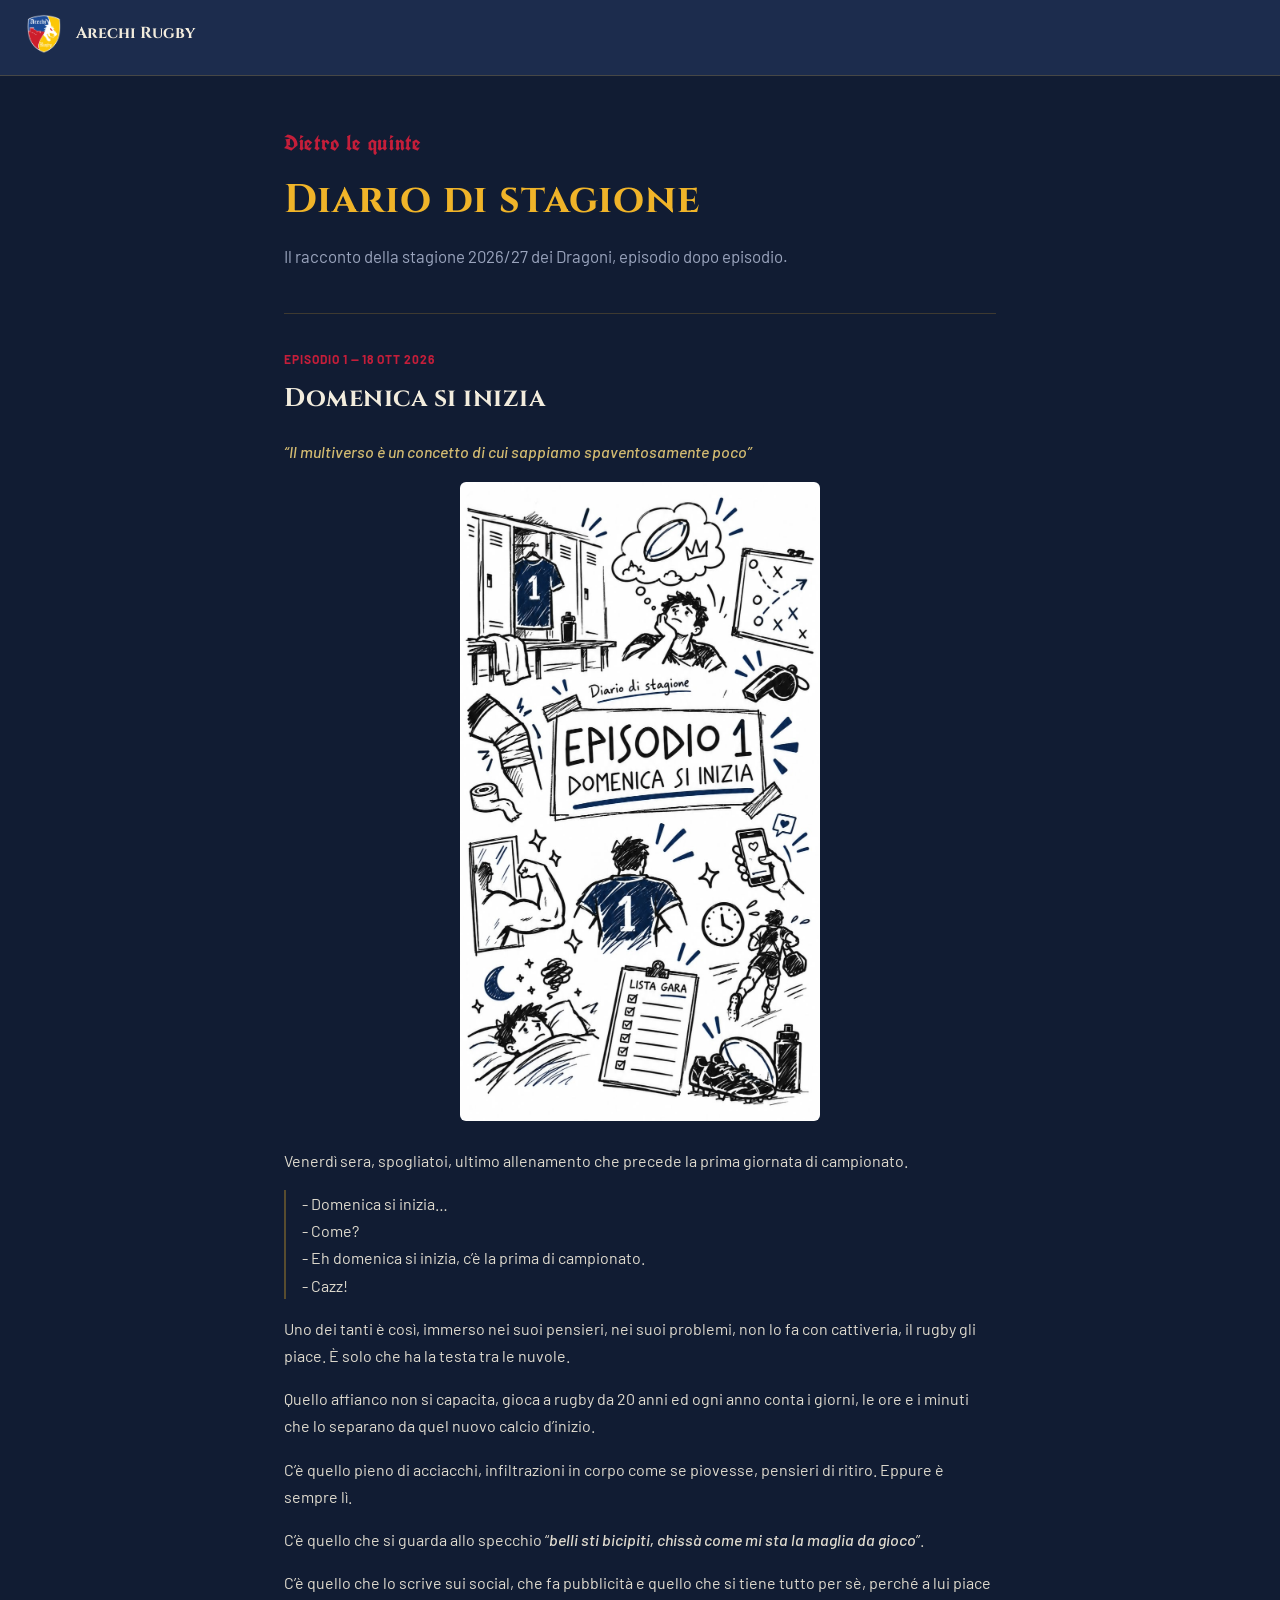
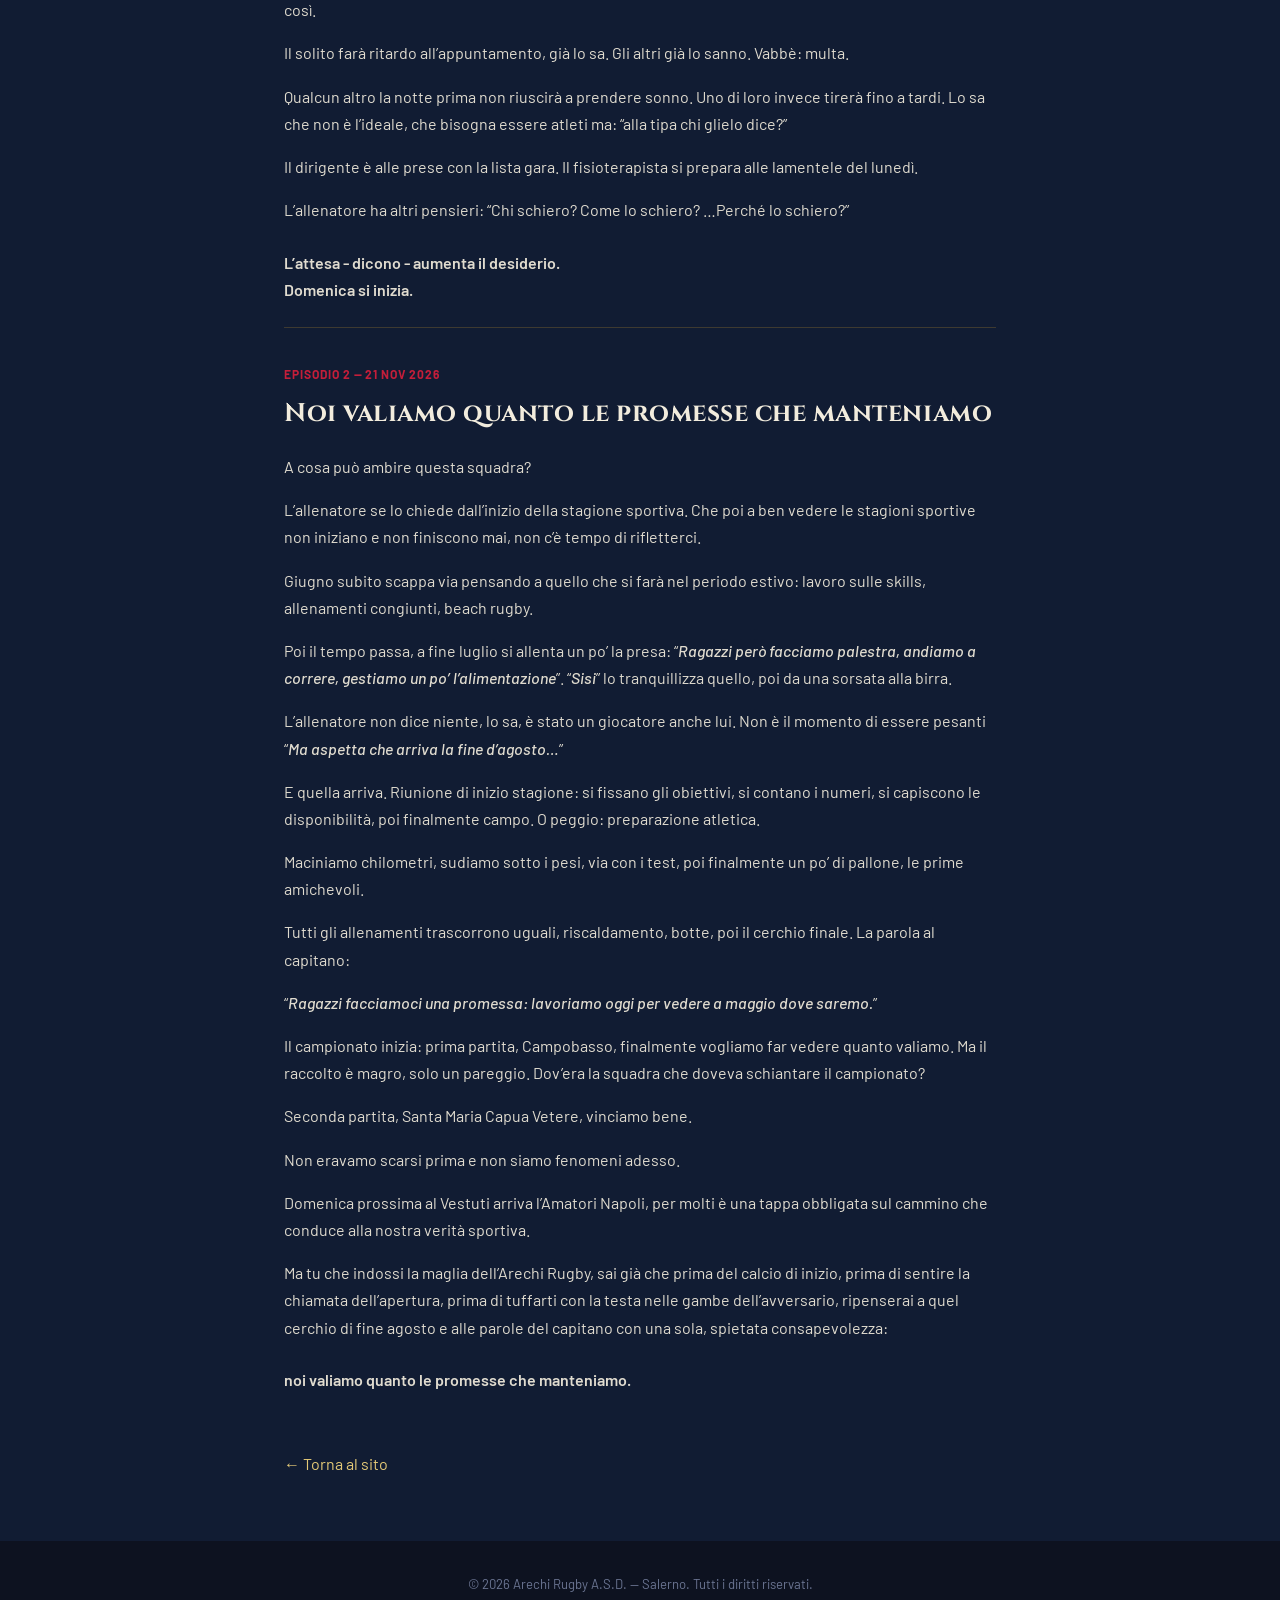
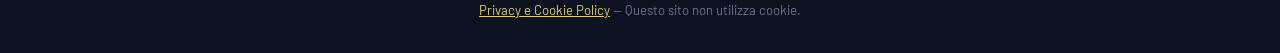
<file: diario.html>
<!DOCTYPE html>
<html lang="it">
<head>
<meta charset="UTF-8">
<meta name="viewport" content="width=device-width, initial-scale=1.0">
<title>Diario di stagione — Arechi Rugby</title>
<meta name="description" content="Il racconto a puntate della stagione dell'Arechi Rugby, episodio dopo episodio.">
<meta name="robots" content="index, follow">
<link rel="canonical" href="https://arechirugby.it/diario.html">
<link rel="icon" type="image/png" href="arechi-logo.png">
<meta property="og:type" content="website">
<meta property="og:site_name" content="Arechi Rugby">
<meta property="og:locale" content="it_IT">
<meta property="og:url" content="https://arechirugby.it/diario.html">
<meta property="og:title" content="Diario di stagione — Arechi Rugby">
<meta property="og:description" content="Il racconto a puntate della stagione dell'Arechi Rugby.">
<meta property="og:image" content="https://arechirugby.it/arechi-logo.png">
<link href="fonts.css" rel="stylesheet">
<style>
  :root{
    --navy:#111c33;
    --navy-2:#1c2c4d;
    --navy-3:#233863;
    --red-crest:#c41e3a;
    --gold:#f0b429;
    --gold-soft:#e4c977;
    --parchment:#f2ecdd;
    --ink:#0d1220;
    --stone:#9aa4bd;
    --stone-dark:#6b7592;
  }
  *{box-sizing:border-box;}
  body{
    margin:0;background:var(--navy);color:var(--parchment);
    font-family:'Barlow',sans-serif;font-size:16px;line-height:1.7;-webkit-font-smoothing:antialiased;
  }
  header{background:var(--navy-2);border-bottom:1px solid rgba(240,180,41,.2);padding:14px 24px;}
  header a{display:inline-flex;align-items:center;gap:12px;color:var(--parchment);text-decoration:none;font-family:'Cinzel',serif;font-weight:700;}
  header img{width:40px;height:40px;object-fit:contain;}
  main{max-width:760px;margin:0 auto;padding:48px 24px 64px;}
  .eyebrow{font-family:'UnifrakturCook',cursive;color:var(--red-crest);font-size:1.4rem;letter-spacing:.03em;}
  h1,h2{font-family:'Cinzel',serif;letter-spacing:.02em;}
  h1{font-size:clamp(1.8rem,5vw,2.5rem);color:var(--gold);margin:.1em 0 .2em;}
  .intro{color:var(--stone);font-size:1.05rem;margin:0 0 2.5em;}
  .episode{border-top:1px solid rgba(240,180,41,.2);padding:2.2em 0 .5em;}
  .ep-meta{font-size:.75rem;letter-spacing:.08em;text-transform:uppercase;color:var(--red-crest);font-weight:700;}
  .episode h2{font-size:clamp(1.25rem,3.5vw,1.6rem);color:var(--parchment);margin:.3em 0 .7em;}
  .episode figure{margin:0 0 1.2em;}
  .episode img{display:block;width:100%;height:auto;border-radius:6px;}
  .episode p{opacity:.92;margin:0 0 1em;}
  .ep-quote{font-style:italic;color:var(--gold-soft);margin:-.3em 0 1.3em;}
  .episode figure.ep-cover{max-width:360px;margin:0 auto 1.6em;}
  .ep-dialogue{padding-left:1em;border-left:2px solid rgba(240,180,41,.35);}
  .episode p.ep-close{margin-top:1.6em;font-weight:600;}
  .diario-empty{background:var(--navy-2);border-left:3px solid var(--gold);padding:16px 20px;border-radius:6px;color:var(--stone);}
  a.back{display:inline-block;margin-top:2em;color:var(--gold-soft);text-decoration:none;}
  footer{background:var(--ink);padding:28px 24px;text-align:center;color:var(--stone-dark);font-size:.82rem;}
  footer p{margin:.3em 0;}
  footer a{color:var(--gold-soft);}
</style>
</head>
<body>

<header>
  <a href="./"><img src="arechi-logo.png" alt="">Arechi Rugby</a>
</header>

<main>
  <span class="eyebrow">Dietro le quinte</span>
  <h1>Diario di stagione</h1>
  <p class="intro">Il racconto della stagione 2026/27 dei Dragoni, episodio dopo episodio.</p>

  <!-- DIARIO:EPISODES — story order (Episodio 1 first). Each episode:
  <article class="episode" id="episodio-N">
    <div class="ep-meta">Episodio N — D Mmm YYYY</div>
    <h2>TITLE</h2>
    <figure><img src="Foto/diario/episodio-N.jpg" alt="ALT" loading="lazy"></figure>
    <p>…</p>
  </article>
  Remove the .diario-empty paragraph when publishing Episodio 1. -->
  <article class="episode" id="episodio-1">
    <div class="ep-meta">Episodio 1 — 18 Ott 2026</div>
    <h2>Domenica si inizia</h2>
    <p class="ep-quote">“Il multiverso è un concetto di cui sappiamo spaventosamente poco”</p>
    <figure class="ep-cover"><img src="Foto/diario/episodio-1.jpg" alt="Copertina dell'Episodio 1, Domenica si inizia: disegni dello spogliatoio, di un giocatore con la maglia numero 1 e della lista gara" width="900" height="1600" loading="lazy"></figure>
    <p>Venerdì sera, spogliatoi, ultimo allenamento che precede la prima giornata di campionato.</p>
    <p class="ep-dialogue">- Domenica si inizia…<br>
    - Come?<br>
    - Eh domenica si inizia, c’è la prima di campionato.<br>
    - Cazz!</p>
    <p>Uno dei tanti è così, immerso nei suoi pensieri, nei suoi problemi, non lo fa con cattiveria, il rugby gli piace. È solo che ha la testa tra le nuvole.</p>
    <p>Quello affianco non si capacita, gioca a rugby da 20 anni ed ogni anno conta i giorni, le ore e i minuti che lo separano da quel nuovo calcio d’inizio.</p>
    <p>C’è quello pieno di acciacchi, infiltrazioni in corpo come se piovesse, pensieri di ritiro. Eppure è sempre lì.</p>
    <p>C’è quello che si guarda allo specchio “<em>belli sti bicipiti, chissà come mi sta la maglia da gioco</em>”.</p>
    <p>C’è quello che lo scrive sui social, che fa pubblicità e quello che si tiene tutto per sè, perché a lui piace così.</p>
    <p>Il solito farà ritardo all’appuntamento, già lo sa. Gli altri già lo sanno. Vabbè: multa.</p>
    <p>Qualcun altro la notte prima non riuscirà a prendere sonno. Uno di loro invece tirerà fino a tardi. Lo sa che non è l’ideale, che bisogna essere atleti ma: “alla tipa chi glielo dice?”</p>
    <p>Il dirigente è alle prese con la lista gara. Il fisioterapista si prepara alle lamentele del lunedì.</p>
    <p>L’allenatore ha altri pensieri: “Chi schiero? Come lo schiero? …Perché lo schiero?”</p>
    <p class="ep-close">L’attesa - dicono - aumenta il desiderio.<br>
    Domenica si inizia.</p>
  </article>

  <article class="episode" id="episodio-2">
    <div class="ep-meta">Episodio 2 — 21 Nov 2026</div>
    <h2>Noi valiamo quanto le promesse che manteniamo</h2>
    <p>A cosa può ambire questa squadra?</p>
    <p>L’allenatore se lo chiede dall’inizio della stagione sportiva. Che poi a ben vedere le stagioni sportive non iniziano e non finiscono mai, non c’è tempo di rifletterci.</p>
    <p>Giugno subito scappa via pensando a quello che si farà nel periodo estivo: lavoro sulle skills, allenamenti congiunti, beach rugby.</p>
    <p>Poi il tempo passa, a fine luglio si allenta un po’ la presa: “<em>Ragazzi però facciamo palestra, andiamo a correre, gestiamo un po’ l’alimentazione</em>”. “<em>Sisi</em>” lo tranquillizza quello, poi da una sorsata alla birra.</p>
    <p>L’allenatore non dice niente, lo sa, è stato un giocatore anche lui. Non è il momento di essere pesanti “<em>Ma aspetta che arriva la fine d’agosto…</em>”</p>
    <p>E quella arriva. Riunione di inizio stagione: si fissano gli obiettivi, si contano i numeri, si capiscono le disponibilità, poi finalmente campo. O peggio: preparazione atletica.</p>
    <p>Maciniamo chilometri, sudiamo sotto i pesi, via con i test, poi finalmente un po’ di pallone, le prime amichevoli.</p>
    <p>Tutti gli allenamenti trascorrono uguali, riscaldamento, botte, poi il cerchio finale. La parola al capitano:</p>
    <p>“<em>Ragazzi facciamoci una promessa: lavoriamo oggi per vedere a maggio dove saremo.</em>”</p>
    <p>Il campionato inizia: prima partita, Campobasso, finalmente vogliamo far vedere quanto valiamo. Ma il raccolto è magro, solo un pareggio. Dov’era la squadra che doveva schiantare il campionato?</p>
    <p>Seconda partita, Santa Maria Capua Vetere, vinciamo bene.</p>
    <p>Non eravamo scarsi prima e non siamo fenomeni adesso.</p>
    <p>Domenica prossima al Vestuti arriva l’Amatori Napoli, per molti è una tappa obbligata sul cammino che conduce alla nostra verità sportiva.</p>
    <p>Ma tu che indossi la maglia dell’Arechi Rugby, sai già che prima del calcio di inizio, prima di sentire la chiamata dell’apertura, prima di tuffarti con la testa nelle gambe dell’avversario, ripenserai a quel cerchio di fine agosto e alle parole del capitano con una sola, spietata consapevolezza:</p>
    <p class="ep-close">noi valiamo quanto le promesse che manteniamo.</p>
  </article>

  <a class="back" href="./">← Torna al sito</a>
</main>

<footer>
  <p>© 2026 Arechi Rugby A.S.D. — Salerno. Tutti i diritti riservati.</p>
  <p><a href="privacy.html">Privacy e Cookie Policy</a> — Questo sito non utilizza cookie.</p>
</footer>

</body>
</html>
</file>
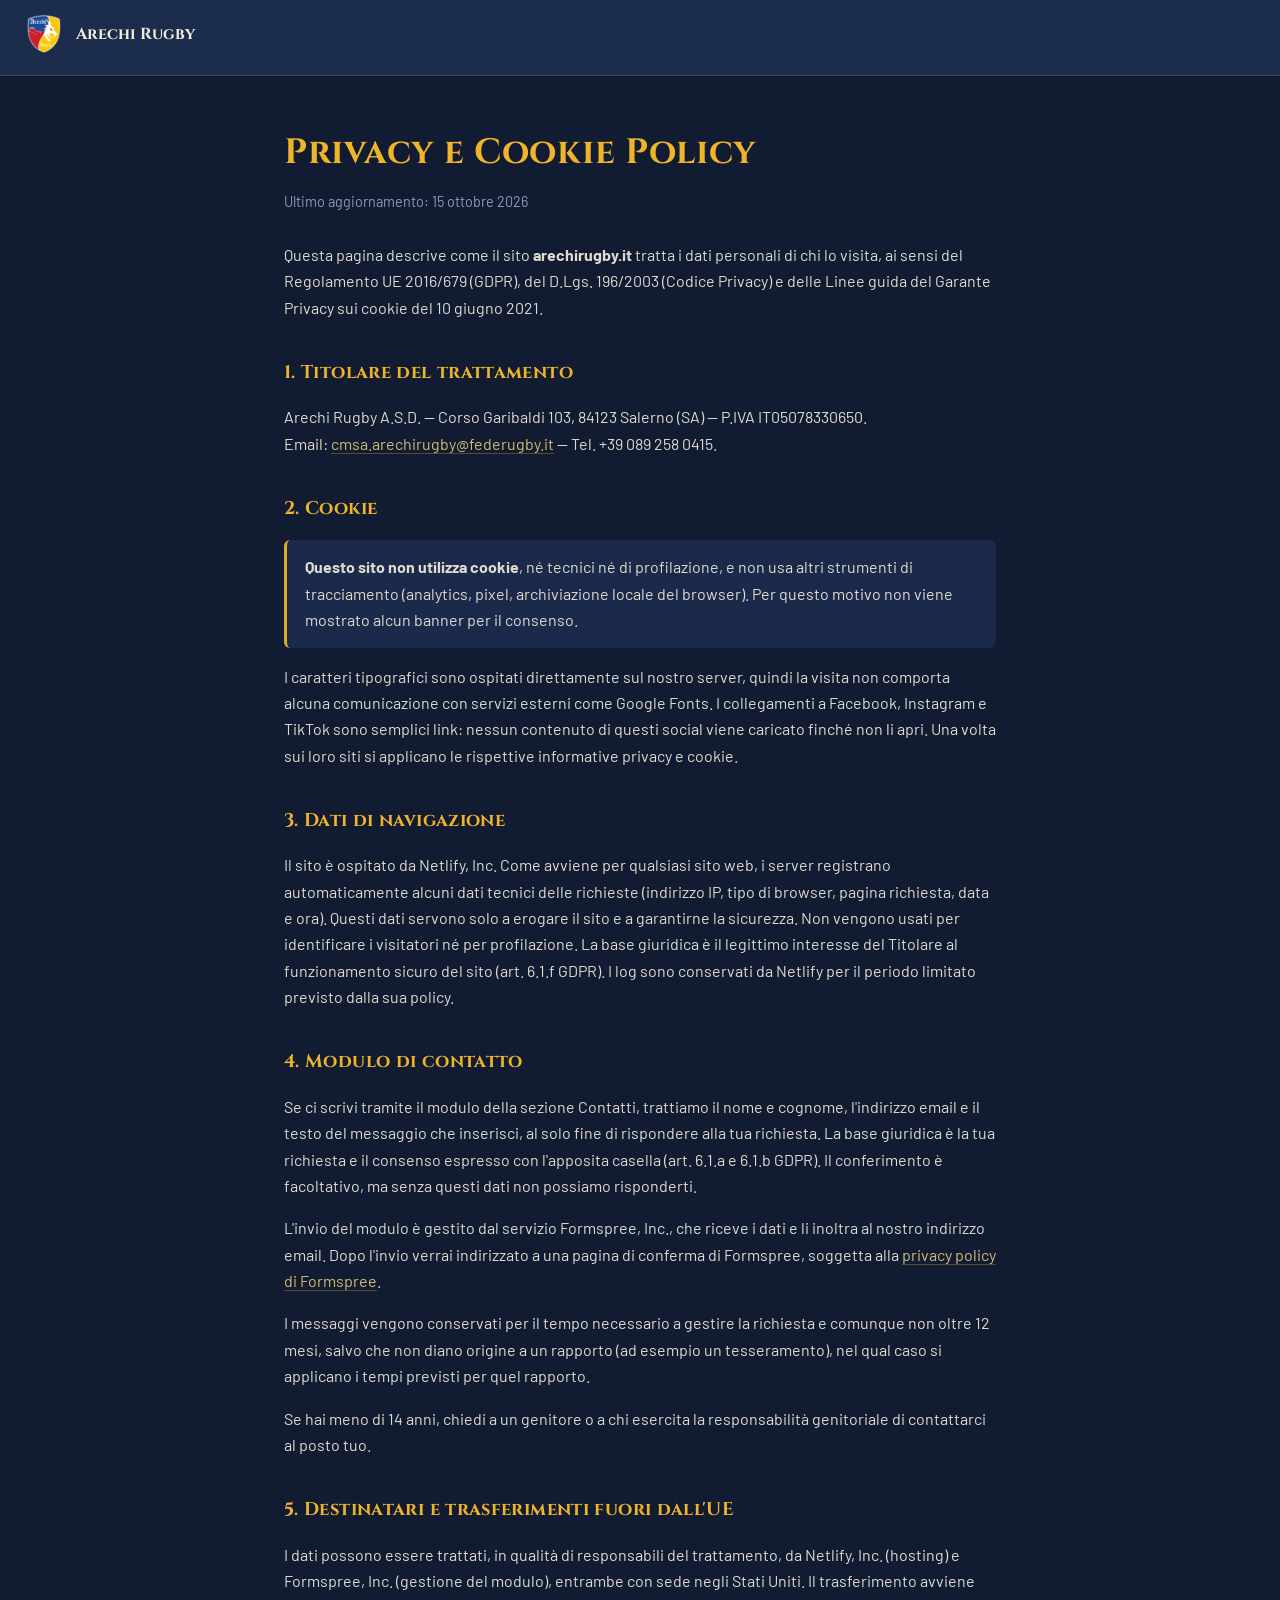
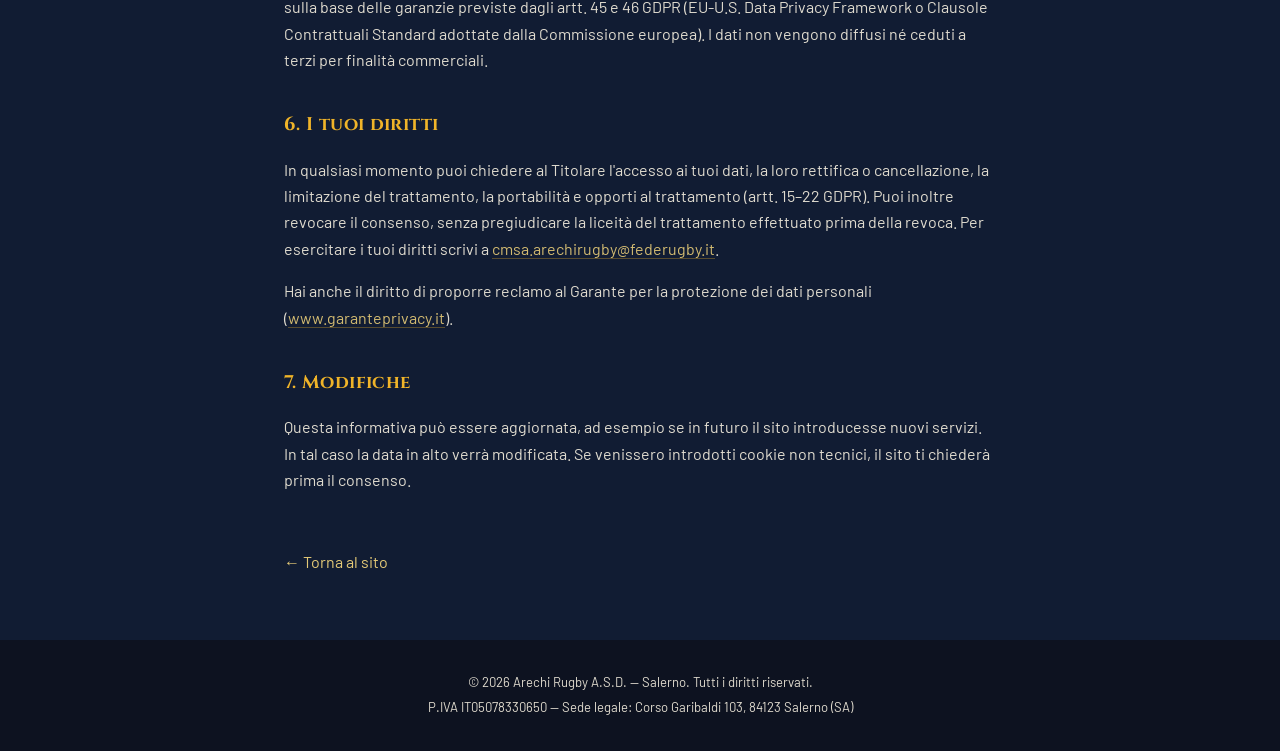
<file: privacy.html>
<!DOCTYPE html>
<html lang="it">
<head>
<meta charset="UTF-8">
<meta name="viewport" content="width=device-width, initial-scale=1.0">
<title>Privacy e Cookie Policy — Arechi Rugby</title>
<meta name="description" content="Informativa sul trattamento dei dati personali e sull'uso dei cookie del sito arechirugby.it.">
<meta name="robots" content="index, follow">
<link rel="canonical" href="https://arechirugby.it/privacy.html">
<link rel="icon" type="image/png" href="arechi-logo.png">
<link href="fonts.css" rel="stylesheet">
<style>
  :root{
    --navy:#111c33;
    --navy-2:#1c2c4d;
    --red-crest:#c41e3a;
    --gold:#f0b429;
    --gold-soft:#e4c977;
    --parchment:#f2ecdd;
    --ink:#0d1220;
    --stone:#9aa4bd;
    --stone-dark:#6b7592;
  }
  *{box-sizing:border-box;}
  body{
    margin:0;background:var(--navy);color:var(--parchment);
    font-family:'Barlow',sans-serif;font-size:16px;line-height:1.65;-webkit-font-smoothing:antialiased;
  }
  header{background:var(--navy-2);border-bottom:1px solid rgba(240,180,41,.2);padding:14px 24px;}
  header a{display:inline-flex;align-items:center;gap:12px;color:var(--parchment);text-decoration:none;font-family:'Cinzel',serif;font-weight:700;}
  header a,a.back{border-bottom:none;}
  header img{width:40px;height:40px;object-fit:contain;}
  main{max-width:760px;margin:0 auto;padding:48px 24px 64px;}
  h1,h2{font-family:'Cinzel',serif;letter-spacing:.02em;color:var(--gold);}
  h1{font-size:clamp(1.6rem,4.5vw,2.2rem);margin:0 0 .2em;}
  h2{font-size:1.15rem;margin:2em 0 .5em;}
  p,li{color:var(--parchment);opacity:.92;}
  ul{padding-left:1.2em;}
  a{color:var(--gold-soft);text-decoration:none;border-bottom:1px solid rgba(240,180,41,.35);overflow-wrap:anywhere;}
  .updated{color:var(--stone);font-size:.9rem;margin:0 0 2em;}
  .note{background:var(--navy-2);border-left:3px solid var(--gold);padding:14px 18px;border-radius:6px;}
  .back{display:inline-block;margin-top:2.5em;}
  footer{background:var(--ink);padding:28px 24px;text-align:center;color:var(--stone-dark);font-size:.82rem;}
  footer p{margin:.3em 0;}
</style>
</head>
<body>

<header>
  <a href="./"><img src="arechi-logo.png" alt="">Arechi Rugby</a>
</header>

<main>
  <h1>Privacy e Cookie Policy</h1>
  <p class="updated">Ultimo aggiornamento: 15 ottobre 2026</p>

  <p>Questa pagina descrive come il sito <strong>arechirugby.it</strong> tratta i dati personali di chi lo visita, ai sensi del Regolamento UE 2016/679 (GDPR), del D.Lgs. 196/2003 (Codice Privacy) e delle Linee guida del Garante Privacy sui cookie del 10 giugno 2021.</p>

  <h2>1. Titolare del trattamento</h2>
  <p>Arechi Rugby A.S.D. — Corso Garibaldi 103, 84123 Salerno (SA) — P.IVA IT05078330650.<br>
  Email: <a href="mailto:cmsa.arechirugby@federugby.it">cmsa.arechirugby@federugby.it</a> — Tel. +39 089 258 0415.</p>

  <h2>2. Cookie</h2>
  <p class="note"><strong>Questo sito non utilizza cookie</strong>, né tecnici né di profilazione, e non usa altri strumenti di tracciamento (analytics, pixel, archiviazione locale del browser). Per questo motivo non viene mostrato alcun banner per il consenso.</p>
  <p>I caratteri tipografici sono ospitati direttamente sul nostro server, quindi la visita non comporta alcuna comunicazione con servizi esterni come Google Fonts. I collegamenti a Facebook, Instagram e TikTok sono semplici link: nessun contenuto di questi social viene caricato finché non li apri. Una volta sui loro siti si applicano le rispettive informative privacy e cookie.</p>

  <h2>3. Dati di navigazione</h2>
  <p>Il sito è ospitato da Netlify, Inc. Come avviene per qualsiasi sito web, i server registrano automaticamente alcuni dati tecnici delle richieste (indirizzo IP, tipo di browser, pagina richiesta, data e ora). Questi dati servono solo a erogare il sito e a garantirne la sicurezza. Non vengono usati per identificare i visitatori né per profilazione. La base giuridica è il legittimo interesse del Titolare al funzionamento sicuro del sito (art. 6.1.f GDPR). I log sono conservati da Netlify per il periodo limitato previsto dalla sua policy.</p>

  <h2>4. Modulo di contatto</h2>
  <p>Se ci scrivi tramite il modulo della sezione Contatti, trattiamo il nome e cognome, l'indirizzo email e il testo del messaggio che inserisci, al solo fine di rispondere alla tua richiesta. La base giuridica è la tua richiesta e il consenso espresso con l'apposita casella (art. 6.1.a e 6.1.b GDPR). Il conferimento è facoltativo, ma senza questi dati non possiamo risponderti.</p>
  <p>L'invio del modulo è gestito dal servizio Formspree, Inc., che riceve i dati e li inoltra al nostro indirizzo email. Dopo l'invio verrai indirizzato a una pagina di conferma di Formspree, soggetta alla <a href="https://formspree.io/legal/privacy-policy/" target="_blank" rel="noopener">privacy policy di Formspree</a>.</p>
  <p>I messaggi vengono conservati per il tempo necessario a gestire la richiesta e comunque non oltre 12 mesi, salvo che non diano origine a un rapporto (ad esempio un tesseramento), nel qual caso si applicano i tempi previsti per quel rapporto.</p>
  <p>Se hai meno di 14 anni, chiedi a un genitore o a chi esercita la responsabilità genitoriale di contattarci al posto tuo.</p>

  <h2>5. Destinatari e trasferimenti fuori dall'UE</h2>
  <p>I dati possono essere trattati, in qualità di responsabili del trattamento, da Netlify, Inc. (hosting) e Formspree, Inc. (gestione del modulo), entrambe con sede negli Stati Uniti. Il trasferimento avviene sulla base delle garanzie previste dagli artt. 45 e 46 GDPR (EU-U.S. Data Privacy Framework o Clausole Contrattuali Standard adottate dalla Commissione europea). I dati non vengono diffusi né ceduti a terzi per finalità commerciali.</p>

  <h2>6. I tuoi diritti</h2>
  <p>In qualsiasi momento puoi chiedere al Titolare l'accesso ai tuoi dati, la loro rettifica o cancellazione, la limitazione del trattamento, la portabilità e opporti al trattamento (artt. 15–22 GDPR). Puoi inoltre revocare il consenso, senza pregiudicare la liceità del trattamento effettuato prima della revoca. Per esercitare i tuoi diritti scrivi a <a href="mailto:cmsa.arechirugby@federugby.it">cmsa.arechirugby@federugby.it</a>.</p>
  <p>Hai anche il diritto di proporre reclamo al Garante per la protezione dei dati personali (<a href="https://www.garanteprivacy.it" target="_blank" rel="noopener">www.garanteprivacy.it</a>).</p>

  <h2>7. Modifiche</h2>
  <p>Questa informativa può essere aggiornata, ad esempio se in futuro il sito introducesse nuovi servizi. In tal caso la data in alto verrà modificata. Se venissero introdotti cookie non tecnici, il sito ti chiederà prima il consenso.</p>

  <a class="back" href="./">← Torna al sito</a>
</main>

<footer>
  <p>© 2026 Arechi Rugby A.S.D. — Salerno. Tutti i diritti riservati.</p>
  <p>P.IVA IT05078330650 — Sede legale: Corso Garibaldi 103, 84123 Salerno (SA)</p>
</footer>

</body>
</html>
</file>
<file: fonts.css>
@font-face {
  font-family: 'Barlow';
  font-style: italic;
  font-weight: 500;
  font-display: swap;
  src: url("fonts/barlow-500-italic-latin-ext.woff2") format('woff2');
  unicode-range: U+0100-02BA, U+02BD-02C5, U+02C7-02CC, U+02CE-02D7, U+02DD-02FF, U+0304, U+0308, U+0329, U+1D00-1DBF, U+1E00-1E9F, U+1EF2-1EFF, U+2020, U+20A0-20AB, U+20AD-20C0, U+2113, U+2C60-2C7F, U+A720-A7FF;
}
@font-face {
  font-family: 'Barlow';
  font-style: italic;
  font-weight: 500;
  font-display: swap;
  src: url("fonts/barlow-500-italic-latin.woff2") format('woff2');
  unicode-range: U+0000-00FF, U+0131, U+0152-0153, U+02BB-02BC, U+02C6, U+02DA, U+02DC, U+0304, U+0308, U+0329, U+2000-206F, U+20AC, U+2122, U+2191, U+2193, U+2212, U+2215, U+FEFF, U+FFFD;
}
@font-face {
  font-family: 'Barlow';
  font-style: normal;
  font-weight: 400;
  font-display: swap;
  src: url("fonts/barlow-400-normal-latin-ext.woff2") format('woff2');
  unicode-range: U+0100-02BA, U+02BD-02C5, U+02C7-02CC, U+02CE-02D7, U+02DD-02FF, U+0304, U+0308, U+0329, U+1D00-1DBF, U+1E00-1E9F, U+1EF2-1EFF, U+2020, U+20A0-20AB, U+20AD-20C0, U+2113, U+2C60-2C7F, U+A720-A7FF;
}
@font-face {
  font-family: 'Barlow';
  font-style: normal;
  font-weight: 400;
  font-display: swap;
  src: url("fonts/barlow-400-normal-latin.woff2") format('woff2');
  unicode-range: U+0000-00FF, U+0131, U+0152-0153, U+02BB-02BC, U+02C6, U+02DA, U+02DC, U+0304, U+0308, U+0329, U+2000-206F, U+20AC, U+2122, U+2191, U+2193, U+2212, U+2215, U+FEFF, U+FFFD;
}
@font-face {
  font-family: 'Barlow';
  font-style: normal;
  font-weight: 500;
  font-display: swap;
  src: url("fonts/barlow-500-normal-latin-ext.woff2") format('woff2');
  unicode-range: U+0100-02BA, U+02BD-02C5, U+02C7-02CC, U+02CE-02D7, U+02DD-02FF, U+0304, U+0308, U+0329, U+1D00-1DBF, U+1E00-1E9F, U+1EF2-1EFF, U+2020, U+20A0-20AB, U+20AD-20C0, U+2113, U+2C60-2C7F, U+A720-A7FF;
}
@font-face {
  font-family: 'Barlow';
  font-style: normal;
  font-weight: 500;
  font-display: swap;
  src: url("fonts/barlow-500-normal-latin.woff2") format('woff2');
  unicode-range: U+0000-00FF, U+0131, U+0152-0153, U+02BB-02BC, U+02C6, U+02DA, U+02DC, U+0304, U+0308, U+0329, U+2000-206F, U+20AC, U+2122, U+2191, U+2193, U+2212, U+2215, U+FEFF, U+FFFD;
}
@font-face {
  font-family: 'Barlow';
  font-style: normal;
  font-weight: 600;
  font-display: swap;
  src: url("fonts/barlow-600-normal-latin-ext.woff2") format('woff2');
  unicode-range: U+0100-02BA, U+02BD-02C5, U+02C7-02CC, U+02CE-02D7, U+02DD-02FF, U+0304, U+0308, U+0329, U+1D00-1DBF, U+1E00-1E9F, U+1EF2-1EFF, U+2020, U+20A0-20AB, U+20AD-20C0, U+2113, U+2C60-2C7F, U+A720-A7FF;
}
@font-face {
  font-family: 'Barlow';
  font-style: normal;
  font-weight: 600;
  font-display: swap;
  src: url("fonts/barlow-600-normal-latin.woff2") format('woff2');
  unicode-range: U+0000-00FF, U+0131, U+0152-0153, U+02BB-02BC, U+02C6, U+02DA, U+02DC, U+0304, U+0308, U+0329, U+2000-206F, U+20AC, U+2122, U+2191, U+2193, U+2212, U+2215, U+FEFF, U+FFFD;
}
@font-face {
  font-family: 'Barlow';
  font-style: normal;
  font-weight: 700;
  font-display: swap;
  src: url("fonts/barlow-700-normal-latin-ext.woff2") format('woff2');
  unicode-range: U+0100-02BA, U+02BD-02C5, U+02C7-02CC, U+02CE-02D7, U+02DD-02FF, U+0304, U+0308, U+0329, U+1D00-1DBF, U+1E00-1E9F, U+1EF2-1EFF, U+2020, U+20A0-20AB, U+20AD-20C0, U+2113, U+2C60-2C7F, U+A720-A7FF;
}
@font-face {
  font-family: 'Barlow';
  font-style: normal;
  font-weight: 700;
  font-display: swap;
  src: url("fonts/barlow-700-normal-latin.woff2") format('woff2');
  unicode-range: U+0000-00FF, U+0131, U+0152-0153, U+02BB-02BC, U+02C6, U+02DA, U+02DC, U+0304, U+0308, U+0329, U+2000-206F, U+20AC, U+2122, U+2191, U+2193, U+2212, U+2215, U+FEFF, U+FFFD;
}
@font-face {
  font-family: 'Barlow';
  font-style: normal;
  font-weight: 800;
  font-display: swap;
  src: url("fonts/barlow-800-normal-latin-ext.woff2") format('woff2');
  unicode-range: U+0100-02BA, U+02BD-02C5, U+02C7-02CC, U+02CE-02D7, U+02DD-02FF, U+0304, U+0308, U+0329, U+1D00-1DBF, U+1E00-1E9F, U+1EF2-1EFF, U+2020, U+20A0-20AB, U+20AD-20C0, U+2113, U+2C60-2C7F, U+A720-A7FF;
}
@font-face {
  font-family: 'Barlow';
  font-style: normal;
  font-weight: 800;
  font-display: swap;
  src: url("fonts/barlow-800-normal-latin.woff2") format('woff2');
  unicode-range: U+0000-00FF, U+0131, U+0152-0153, U+02BB-02BC, U+02C6, U+02DA, U+02DC, U+0304, U+0308, U+0329, U+2000-206F, U+20AC, U+2122, U+2191, U+2193, U+2212, U+2215, U+FEFF, U+FFFD;
}
@font-face {
  font-family: 'Barlow Condensed';
  font-style: normal;
  font-weight: 500;
  font-display: swap;
  src: url("fonts/barlow-condensed-500-normal-latin-ext.woff2") format('woff2');
  unicode-range: U+0100-02BA, U+02BD-02C5, U+02C7-02CC, U+02CE-02D7, U+02DD-02FF, U+0304, U+0308, U+0329, U+1D00-1DBF, U+1E00-1E9F, U+1EF2-1EFF, U+2020, U+20A0-20AB, U+20AD-20C0, U+2113, U+2C60-2C7F, U+A720-A7FF;
}
@font-face {
  font-family: 'Barlow Condensed';
  font-style: normal;
  font-weight: 500;
  font-display: swap;
  src: url("fonts/barlow-condensed-500-normal-latin.woff2") format('woff2');
  unicode-range: U+0000-00FF, U+0131, U+0152-0153, U+02BB-02BC, U+02C6, U+02DA, U+02DC, U+0304, U+0308, U+0329, U+2000-206F, U+20AC, U+2122, U+2191, U+2193, U+2212, U+2215, U+FEFF, U+FFFD;
}
@font-face {
  font-family: 'Barlow Condensed';
  font-style: normal;
  font-weight: 600;
  font-display: swap;
  src: url("fonts/barlow-condensed-600-normal-latin-ext.woff2") format('woff2');
  unicode-range: U+0100-02BA, U+02BD-02C5, U+02C7-02CC, U+02CE-02D7, U+02DD-02FF, U+0304, U+0308, U+0329, U+1D00-1DBF, U+1E00-1E9F, U+1EF2-1EFF, U+2020, U+20A0-20AB, U+20AD-20C0, U+2113, U+2C60-2C7F, U+A720-A7FF;
}
@font-face {
  font-family: 'Barlow Condensed';
  font-style: normal;
  font-weight: 600;
  font-display: swap;
  src: url("fonts/barlow-condensed-600-normal-latin.woff2") format('woff2');
  unicode-range: U+0000-00FF, U+0131, U+0152-0153, U+02BB-02BC, U+02C6, U+02DA, U+02DC, U+0304, U+0308, U+0329, U+2000-206F, U+20AC, U+2122, U+2191, U+2193, U+2212, U+2215, U+FEFF, U+FFFD;
}
@font-face {
  font-family: 'Barlow Condensed';
  font-style: normal;
  font-weight: 700;
  font-display: swap;
  src: url("fonts/barlow-condensed-700-normal-latin-ext.woff2") format('woff2');
  unicode-range: U+0100-02BA, U+02BD-02C5, U+02C7-02CC, U+02CE-02D7, U+02DD-02FF, U+0304, U+0308, U+0329, U+1D00-1DBF, U+1E00-1E9F, U+1EF2-1EFF, U+2020, U+20A0-20AB, U+20AD-20C0, U+2113, U+2C60-2C7F, U+A720-A7FF;
}
@font-face {
  font-family: 'Barlow Condensed';
  font-style: normal;
  font-weight: 700;
  font-display: swap;
  src: url("fonts/barlow-condensed-700-normal-latin.woff2") format('woff2');
  unicode-range: U+0000-00FF, U+0131, U+0152-0153, U+02BB-02BC, U+02C6, U+02DA, U+02DC, U+0304, U+0308, U+0329, U+2000-206F, U+20AC, U+2122, U+2191, U+2193, U+2212, U+2215, U+FEFF, U+FFFD;
}
@font-face {
  font-family: 'Cinzel';
  font-style: normal;
  font-weight: 500;
  font-display: swap;
  src: url("fonts/cinzel-500-normal-latin-ext.woff2") format('woff2');
  unicode-range: U+0100-02BA, U+02BD-02C5, U+02C7-02CC, U+02CE-02D7, U+02DD-02FF, U+0304, U+0308, U+0329, U+1D00-1DBF, U+1E00-1E9F, U+1EF2-1EFF, U+2020, U+20A0-20AB, U+20AD-20C0, U+2113, U+2C60-2C7F, U+A720-A7FF;
}
@font-face {
  font-family: 'Cinzel';
  font-style: normal;
  font-weight: 500;
  font-display: swap;
  src: url("fonts/cinzel-500-normal-latin.woff2") format('woff2');
  unicode-range: U+0000-00FF, U+0131, U+0152-0153, U+02BB-02BC, U+02C6, U+02DA, U+02DC, U+0304, U+0308, U+0329, U+2000-206F, U+20AC, U+2122, U+2191, U+2193, U+2212, U+2215, U+FEFF, U+FFFD;
}
@font-face {
  font-family: 'Cinzel';
  font-style: normal;
  font-weight: 600;
  font-display: swap;
  src: url("fonts/cinzel-600-normal-latin-ext.woff2") format('woff2');
  unicode-range: U+0100-02BA, U+02BD-02C5, U+02C7-02CC, U+02CE-02D7, U+02DD-02FF, U+0304, U+0308, U+0329, U+1D00-1DBF, U+1E00-1E9F, U+1EF2-1EFF, U+2020, U+20A0-20AB, U+20AD-20C0, U+2113, U+2C60-2C7F, U+A720-A7FF;
}
@font-face {
  font-family: 'Cinzel';
  font-style: normal;
  font-weight: 600;
  font-display: swap;
  src: url("fonts/cinzel-600-normal-latin.woff2") format('woff2');
  unicode-range: U+0000-00FF, U+0131, U+0152-0153, U+02BB-02BC, U+02C6, U+02DA, U+02DC, U+0304, U+0308, U+0329, U+2000-206F, U+20AC, U+2122, U+2191, U+2193, U+2212, U+2215, U+FEFF, U+FFFD;
}
@font-face {
  font-family: 'Cinzel';
  font-style: normal;
  font-weight: 700;
  font-display: swap;
  src: url("fonts/cinzel-700-normal-latin-ext.woff2") format('woff2');
  unicode-range: U+0100-02BA, U+02BD-02C5, U+02C7-02CC, U+02CE-02D7, U+02DD-02FF, U+0304, U+0308, U+0329, U+1D00-1DBF, U+1E00-1E9F, U+1EF2-1EFF, U+2020, U+20A0-20AB, U+20AD-20C0, U+2113, U+2C60-2C7F, U+A720-A7FF;
}
@font-face {
  font-family: 'Cinzel';
  font-style: normal;
  font-weight: 700;
  font-display: swap;
  src: url("fonts/cinzel-700-normal-latin.woff2") format('woff2');
  unicode-range: U+0000-00FF, U+0131, U+0152-0153, U+02BB-02BC, U+02C6, U+02DA, U+02DC, U+0304, U+0308, U+0329, U+2000-206F, U+20AC, U+2122, U+2191, U+2193, U+2212, U+2215, U+FEFF, U+FFFD;
}
@font-face {
  font-family: 'Cinzel';
  font-style: normal;
  font-weight: 900;
  font-display: swap;
  src: url("fonts/cinzel-900-normal-latin-ext.woff2") format('woff2');
  unicode-range: U+0100-02BA, U+02BD-02C5, U+02C7-02CC, U+02CE-02D7, U+02DD-02FF, U+0304, U+0308, U+0329, U+1D00-1DBF, U+1E00-1E9F, U+1EF2-1EFF, U+2020, U+20A0-20AB, U+20AD-20C0, U+2113, U+2C60-2C7F, U+A720-A7FF;
}
@font-face {
  font-family: 'Cinzel';
  font-style: normal;
  font-weight: 900;
  font-display: swap;
  src: url("fonts/cinzel-900-normal-latin.woff2") format('woff2');
  unicode-range: U+0000-00FF, U+0131, U+0152-0153, U+02BB-02BC, U+02C6, U+02DA, U+02DC, U+0304, U+0308, U+0329, U+2000-206F, U+20AC, U+2122, U+2191, U+2193, U+2212, U+2215, U+FEFF, U+FFFD;
}
@font-face {
  font-family: 'UnifrakturCook';
  font-style: normal;
  font-weight: 700;
  font-display: swap;
  src: url("fonts/unifrakturcook-700-normal-latin.woff2") format('woff2');
  unicode-range: U+0000-00FF, U+0131, U+0152-0153, U+02BB-02BC, U+02C6, U+02DA, U+02DC, U+0304, U+0308, U+0329, U+2000-206F, U+20AC, U+2122, U+2191, U+2193, U+2212, U+2215, U+FEFF, U+FFFD;
}
</file>
